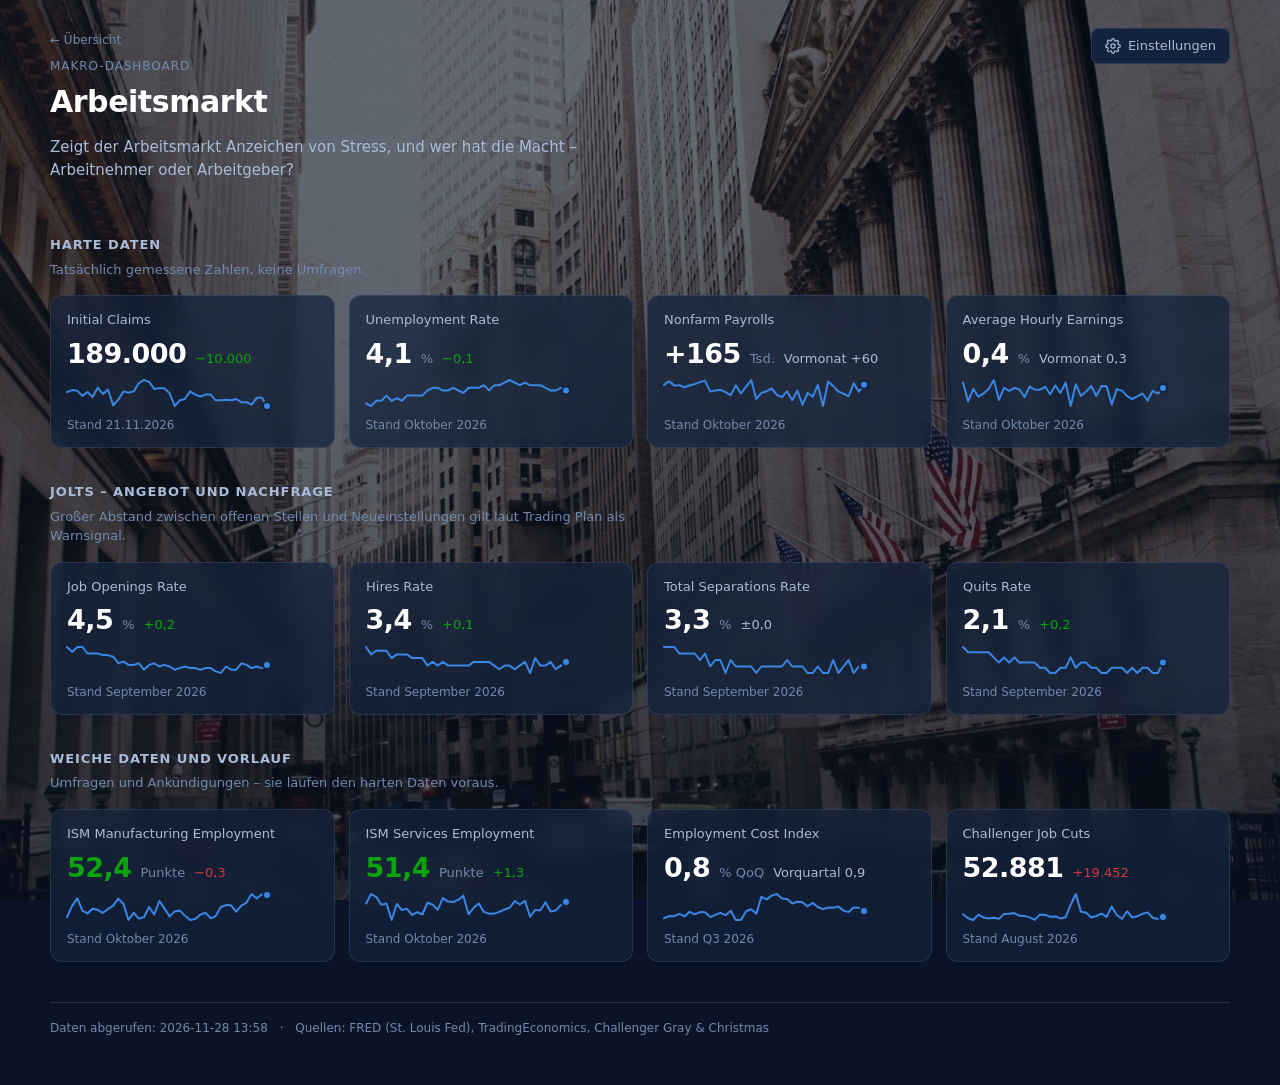
<file: arbeitsmarkt.html>
<!DOCTYPE html>
<html lang="de" data-theme="dark">
<head>
<meta charset="utf-8">
<meta name="viewport" content="width=device-width, initial-scale=1">
<title>Makro-Dashboard · Arbeitsmarkt</title>
<link rel="stylesheet" href="stil.css?v=20261017">
</head>
<body>

<header class="kopf">
  <div class="kopf-zeile">
    <div>
      <a class="kopf-zurueck" href="index.html">← Übersicht</a>
      <div class="kopf-pfad">Makro-Dashboard</div>
      <h1>Arbeitsmarkt</h1>
    </div>
    <button id="themaSchalter" class="thema-schalter" type="button" aria-label="Hell- oder Dunkelmodus umschalten">
      <span class="thema-hell">Hell</span><span class="thema-dunkel">Dunkel</span>
    </button>
  </div>
  <p class="kopf-frage">Zeigt der Arbeitsmarkt Anzeichen von Stress, und wer hat die Macht &ndash; Arbeitnehmer oder Arbeitgeber?</p>
</header>

<main id="kachelbereiche"></main>

<footer class="fuss">
  <span id="fussStand"></span>
  <span class="fuss-trenner">·</span>
  <span>Quellen: FRED (St. Louis Fed), TradingEconomics, Challenger Gray &amp; Christmas</span>
</footer>

<!-- Detailansicht -->
<div class="overlay" id="overlay" hidden>
  <div class="dialog" role="dialog" aria-modal="true" aria-labelledby="detailTitel">

    <div class="dialog-kopf">
      <div>
        <h2 id="detailTitel"></h2>
        <p class="dialog-unter" id="detailUnter"></p>
      </div>
      <button class="schliessen" id="schliessen" type="button" aria-label="Schließen">&times;</button>
    </div>

    <p class="prueffrage" id="detailFrage"></p>

    <div class="kennwerte" id="detailKennwerte"></div>

    <div class="steuerzeile" id="steuerzeile">
      <div class="zeitraum" id="zeitraum" role="group" aria-label="Zeitraum"></div>
      <button class="ansicht-schalter" id="ansichtSchalter" type="button">Tabelle anzeigen</button>
    </div>

    <figure class="graph-rahmen">
      <div class="graph-behaelter" id="graphBehaelter"></div>
      <figcaption id="graphLegende" class="legende"></figcaption>
    </figure>

    <div class="tabelle-behaelter" id="tabelleBehaelter" hidden></div>

    <section class="aufschluesselung" id="aufschluesselung" hidden></section>

    <div class="dialog-fuss">
      <div id="detailQuelle"></div>
      <div id="detailHinweis" class="hinweis"></div>
    </div>

  </div>
</div>

<script src="daten/arbeitsmarkt.js"></script>
<script src="daten/webquellen.js"></script>
<script src="bereiche/arbeitsmarkt-kacheln.js"></script>
<script src="motor.js"></script>

<!-- Einstellungs-Menue (Zahnrad in der Kopfzeile) -->
<script src="einstellungen.js?v=20261017"></script>
<script src="hintergrund.js?v=20261017"></script>
</body>
</html>
</file>
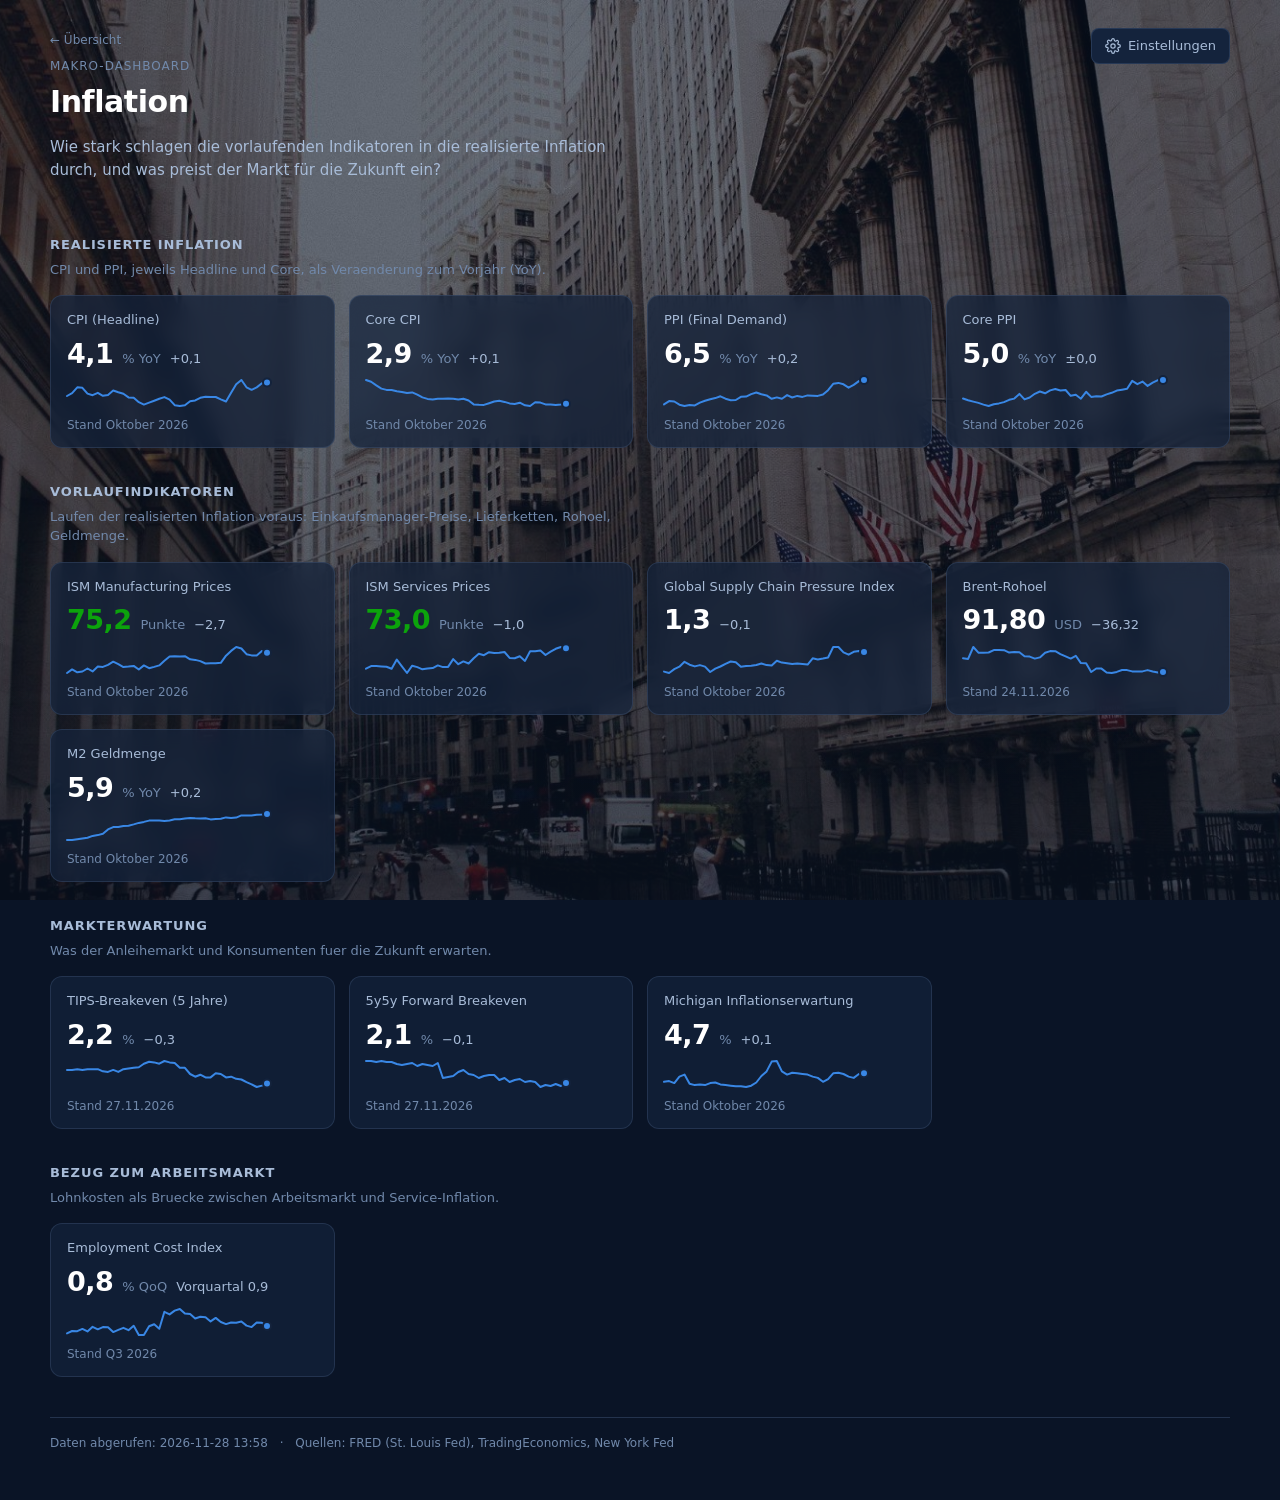
<file: inflation.html>
<!DOCTYPE html>
<html lang="de" data-theme="dark">
<head>
<meta charset="utf-8">
<meta name="viewport" content="width=device-width, initial-scale=1">
<title>Makro-Dashboard · Inflation</title>
<link rel="stylesheet" href="stil.css?v=20261017">
</head>
<body>

<header class="kopf">
  <div class="kopf-zeile">
    <div>
      <a class="kopf-zurueck" href="index.html">← Übersicht</a>
      <div class="kopf-pfad">Makro-Dashboard</div>
      <h1>Inflation</h1>
    </div>
    <button id="themaSchalter" class="thema-schalter" type="button" aria-label="Hell- oder Dunkelmodus umschalten">
      <span class="thema-hell">Hell</span><span class="thema-dunkel">Dunkel</span>
    </button>
  </div>
  <p class="kopf-frage">Wie stark schlagen die vorlaufenden Indikatoren in die realisierte Inflation durch, und was preist der Markt für die Zukunft ein?</p>
</header>

<main id="kachelbereiche"></main>

<footer class="fuss">
  <span id="fussStand"></span>
  <span class="fuss-trenner">·</span>
  <span>Quellen: FRED (St. Louis Fed), TradingEconomics, New York Fed</span>
</footer>

<!-- Detailansicht -->
<div class="overlay" id="overlay" hidden>
  <div class="dialog" role="dialog" aria-modal="true" aria-labelledby="detailTitel">

    <div class="dialog-kopf">
      <div>
        <h2 id="detailTitel"></h2>
        <p class="dialog-unter" id="detailUnter"></p>
      </div>
      <button class="schliessen" id="schliessen" type="button" aria-label="Schließen">&times;</button>
    </div>

    <p class="prueffrage" id="detailFrage"></p>

    <div class="kennwerte" id="detailKennwerte"></div>

    <div class="steuerzeile" id="steuerzeile">
      <div class="zeitraum" id="zeitraum" role="group" aria-label="Zeitraum"></div>
      <button class="ansicht-schalter" id="ansichtSchalter" type="button">Tabelle anzeigen</button>
    </div>

    <figure class="graph-rahmen">
      <div class="graph-behaelter" id="graphBehaelter"></div>
      <figcaption id="graphLegende" class="legende"></figcaption>
    </figure>

    <div class="tabelle-behaelter" id="tabelleBehaelter" hidden></div>

    <section class="aufschluesselung" id="aufschluesselung" hidden></section>
    <section class="aufschluesselung" id="aufschluesselungBLS" hidden></section>

    <div class="dialog-fuss">
      <div id="detailQuelle"></div>
      <div id="detailHinweis" class="hinweis"></div>
    </div>

  </div>
</div>

<script src="daten/arbeitsmarkt.js"></script>
<script src="daten/webquellen.js"></script>
<script src="daten/inflation.js"></script>
<script src="daten/cpi-kategorien.js"></script>
<script src="daten/ppi-kategorien.js"></script>
<script src="bereiche/inflation-kacheln.js"></script>
<script src="motor.js"></script>

<!-- Einstellungs-Menue (Zahnrad in der Kopfzeile) -->
<script src="einstellungen.js?v=20261017"></script>
<script src="hintergrund.js?v=20261017"></script>
</body>
</html>
</file>
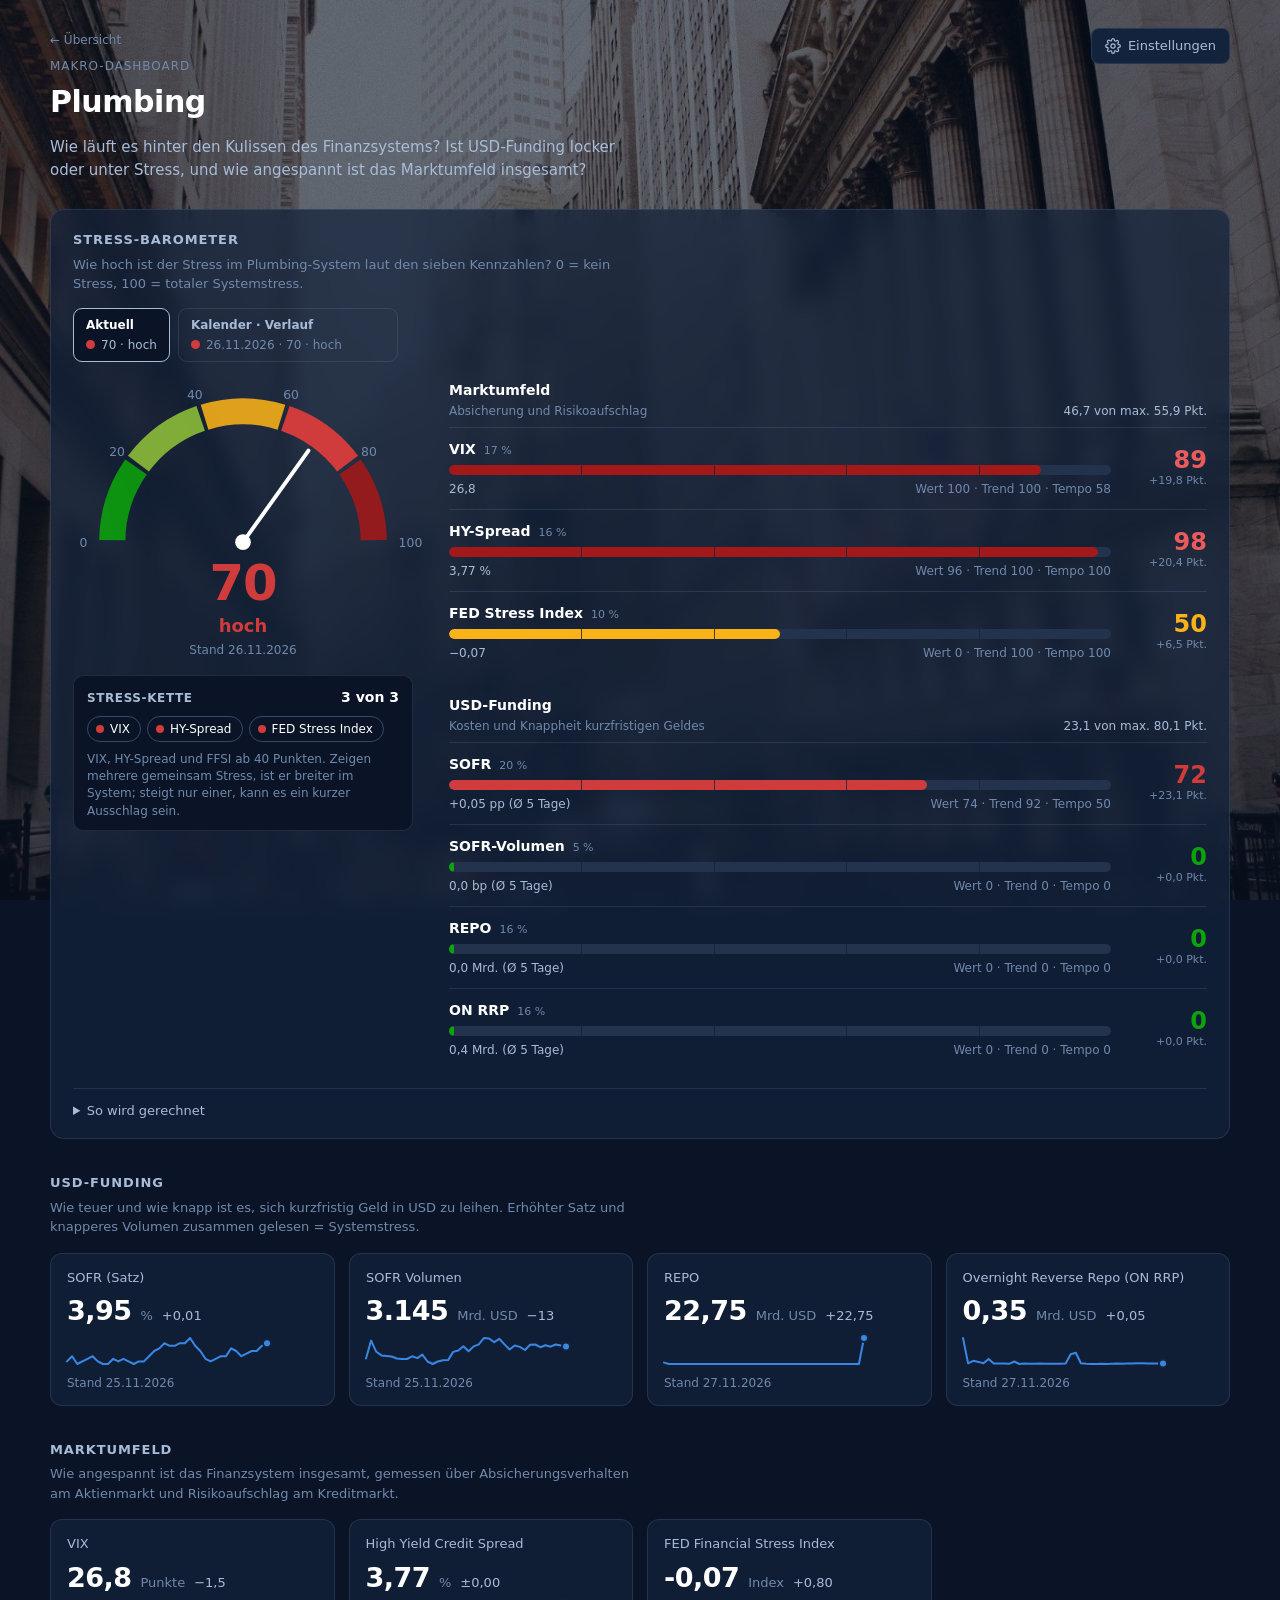
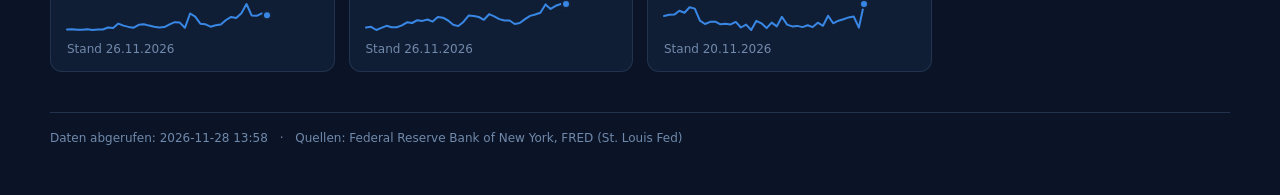
<file: plumbing.html>
<!DOCTYPE html>
<html lang="de" data-theme="dark">
<head>
<meta charset="utf-8">
<meta name="viewport" content="width=device-width, initial-scale=1">
<title>Makro-Dashboard · Plumbing</title>
<link rel="stylesheet" href="stil.css?v=20261017">
</head>
<body>

<header class="kopf">
  <div class="kopf-zeile">
    <div>
      <a class="kopf-zurueck" href="index.html">← Übersicht</a>
      <div class="kopf-pfad">Makro-Dashboard</div>
      <h1>Plumbing</h1>
    </div>
    <button id="themaSchalter" class="thema-schalter" type="button" aria-label="Hell- oder Dunkelmodus umschalten">
      <span class="thema-hell">Hell</span><span class="thema-dunkel">Dunkel</span>
    </button>
  </div>
  <p class="kopf-frage">Wie läuft es hinter den Kulissen des Finanzsystems? Ist USD-Funding locker oder unter Stress, und wie angespannt ist das Marktumfeld insgesamt?</p>
</header>

<section class="barometer" id="stressBarometer" aria-labelledby="barometerTitel"></section>

<main id="kachelbereiche"></main>

<footer class="fuss">
  <span id="fussStand"></span>
  <span class="fuss-trenner">·</span>
  <span>Quellen: Federal Reserve Bank of New York, FRED (St. Louis Fed)</span>
</footer>

<!-- Detailansicht -->
<div class="overlay" id="overlay" hidden>
  <div class="dialog" role="dialog" aria-modal="true" aria-labelledby="detailTitel">

    <div class="dialog-kopf">
      <div>
        <h2 id="detailTitel"></h2>
        <p class="dialog-unter" id="detailUnter"></p>
      </div>
      <button class="schliessen" id="schliessen" type="button" aria-label="Schließen">&times;</button>
    </div>

    <p class="prueffrage" id="detailFrage"></p>

    <div class="kennwerte" id="detailKennwerte"></div>

    <div class="steuerzeile" id="steuerzeile">
      <div class="zeitraum" id="zeitraum" role="group" aria-label="Zeitraum"></div>
      <button class="ansicht-schalter" id="ansichtSchalter" type="button">Tabelle anzeigen</button>
    </div>

    <figure class="graph-rahmen">
      <div class="graph-behaelter" id="graphBehaelter"></div>
      <figcaption id="graphLegende" class="legende"></figcaption>
    </figure>

    <div class="tabelle-behaelter" id="tabelleBehaelter" hidden></div>

    <section class="aufschluesselung" id="aufschluesselung" hidden></section>

    <div class="dialog-fuss">
      <div id="detailQuelle"></div>
      <div id="detailHinweis" class="hinweis"></div>
    </div>

  </div>
</div>

<script src="daten/plumbing.js"></script>
<script src="daten/zinsen.js"></script>
<script src="stress-score.js?v=20261109"></script>
<script src="stress-barometer.js?v=20261017"></script>
<script src="bereiche/plumbing-kacheln.js"></script>
<script src="motor.js"></script>

<!-- Einstellungs-Menue (Zahnrad in der Kopfzeile) -->
<script src="einstellungen.js?v=20261017"></script>
<script src="hintergrund.js?v=20261017"></script>
</body>
</html>
</file>
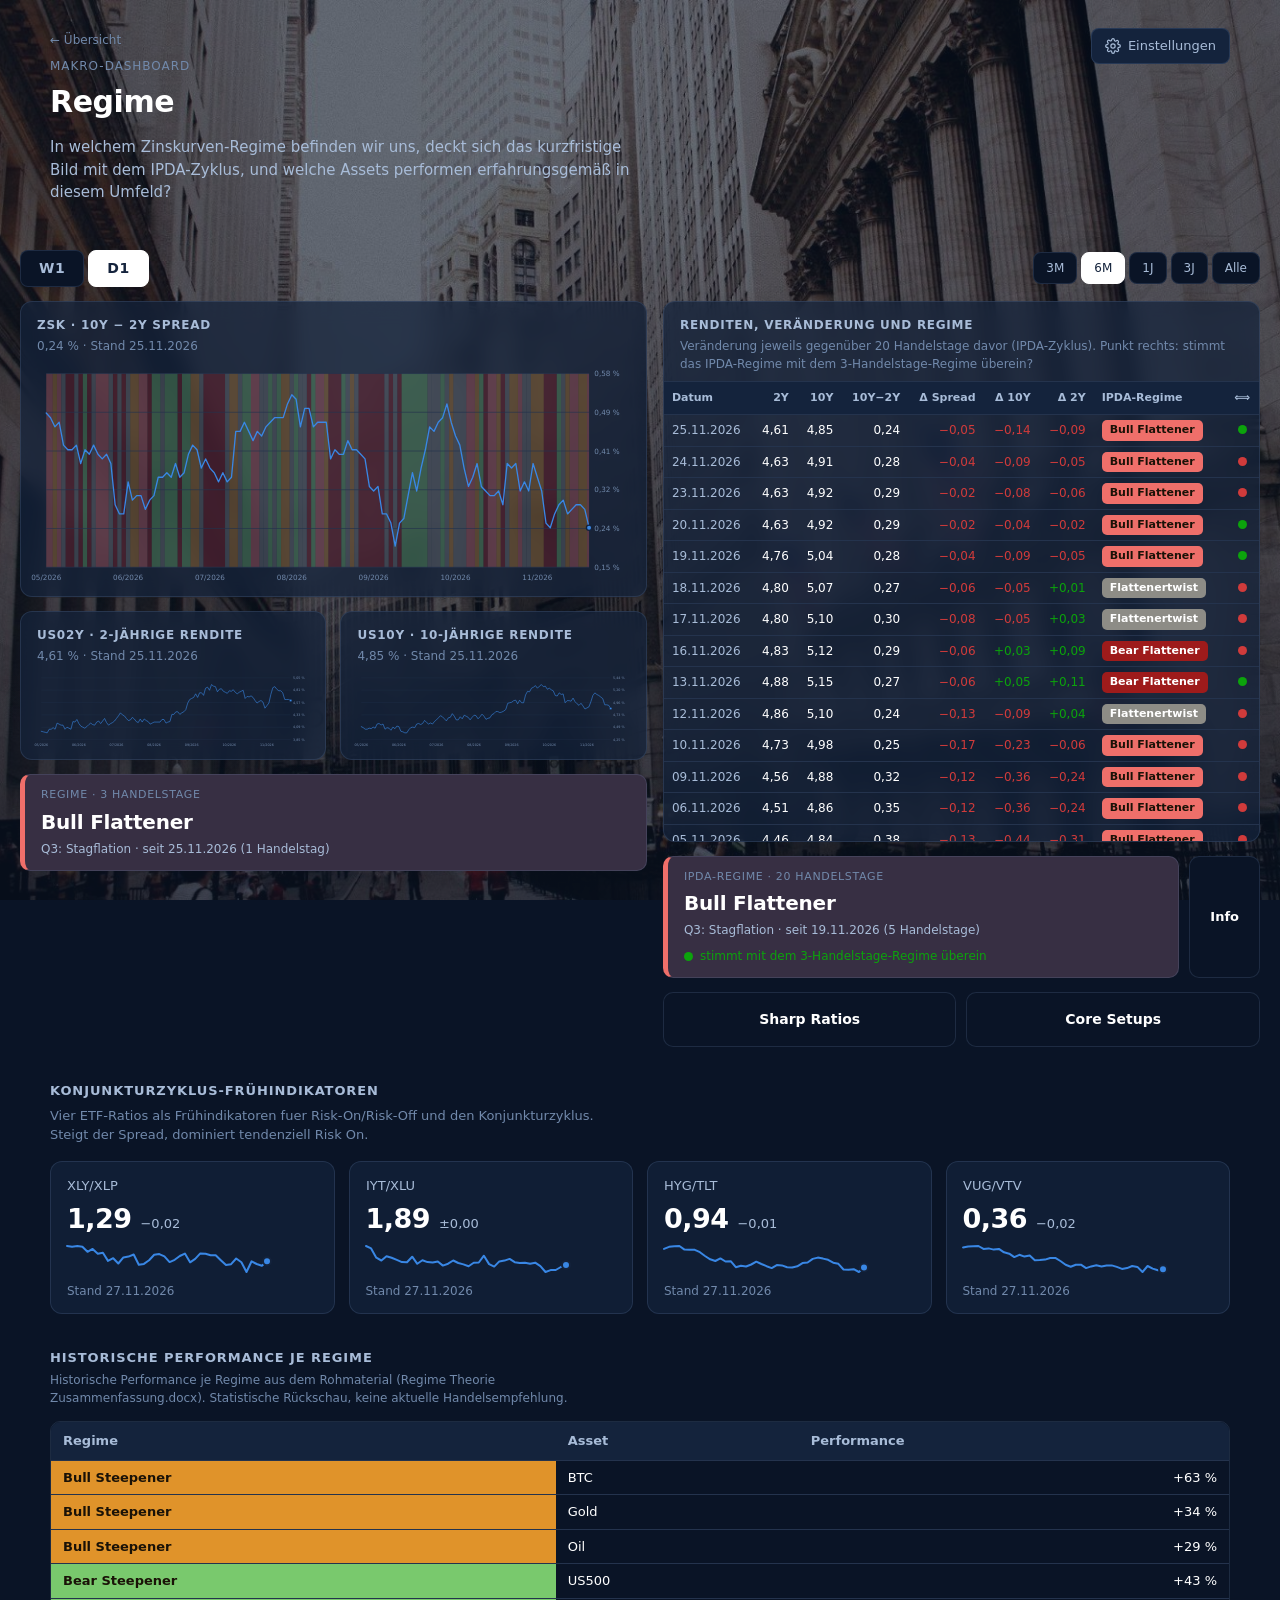
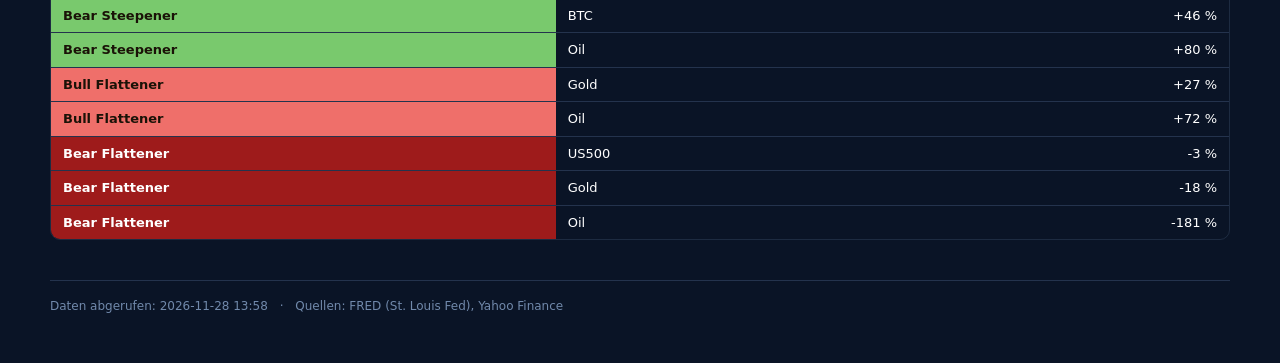
<file: regime.html>
<!DOCTYPE html>
<html lang="de" data-theme="dark">
<head>
<meta charset="utf-8">
<meta name="viewport" content="width=device-width, initial-scale=1">
<title>Makro-Dashboard · Regime</title>
<link rel="stylesheet" href="stil.css?v=20261017">
</head>
<body>

<header class="kopf">
  <div class="kopf-zeile">
    <div>
      <a class="kopf-zurueck" href="index.html">← Übersicht</a>
      <div class="kopf-pfad">Makro-Dashboard</div>
      <h1>Regime</h1>
    </div>
    <button id="themaSchalter" class="thema-schalter" type="button" aria-label="Hell- oder Dunkelmodus umschalten">
      <span class="thema-hell">Hell</span><span class="thema-dunkel">Dunkel</span>
    </button>
  </div>
  <p class="kopf-frage">In welchem Zinskurven-Regime befinden wir uns, deckt sich das kurzfristige Bild mit dem IPDA-Zyklus, und welche Assets performen erfahrungsgemäß in diesem Umfeld?</p>
</header>

<!-- Regime-Tafel: Charts, Tabelle, Regime-Kaesten, Nachschlage-Knoepfe.
     Wird von regime-ansicht.js aufgebaut. -->
<div id="regimeKopf"></div>

<!-- Kachel-Gruppen (Konjunkturzyklus-Fruehindikatoren) aus motor.js,
     darunter haengt regime-ansicht.js die Performance-Tabelle an. -->
<main id="kachelbereiche"></main>

<footer class="fuss">
  <span id="fussStand"></span>
  <span class="fuss-trenner">·</span>
  <span>Quellen: FRED (St. Louis Fed), Yahoo Finance</span>
</footer>

<!-- Detailansicht der Kacheln (motor.js) -->
<div class="overlay" id="overlay" hidden>
  <div class="dialog" role="dialog" aria-modal="true" aria-labelledby="detailTitel">

    <div class="dialog-kopf">
      <div>
        <h2 id="detailTitel"></h2>
        <p class="dialog-unter" id="detailUnter"></p>
      </div>
      <button class="schliessen" id="schliessen" type="button" aria-label="Schließen">&times;</button>
    </div>

    <p class="prueffrage" id="detailFrage"></p>

    <div class="kennwerte" id="detailKennwerte"></div>

    <div class="steuerzeile" id="steuerzeile">
      <div class="zeitraum" id="zeitraum" role="group" aria-label="Zeitraum"></div>
      <button class="ansicht-schalter" id="ansichtSchalter" type="button">Tabelle anzeigen</button>
    </div>

    <figure class="graph-rahmen">
      <div class="graph-behaelter" id="graphBehaelter"></div>
      <figcaption id="graphLegende" class="legende"></figcaption>
    </figure>

    <div class="tabelle-behaelter" id="tabelleBehaelter" hidden></div>

    <section class="aufschluesselung" id="aufschluesselung" hidden></section>

    <div class="dialog-fuss">
      <div id="detailQuelle"></div>
      <div id="detailHinweis" class="hinweis"></div>
    </div>

  </div>
</div>

<!-- Vollbild fuer die drei Charts -->
<div class="overlay" id="vollbild" hidden>
  <div class="dialog dialog-breit" role="dialog" aria-modal="true" aria-labelledby="vollbildTitel">
    <div class="dialog-kopf">
      <div>
        <h2 id="vollbildTitel"></h2>
        <p class="dialog-unter" id="vollbildUnter"></p>
      </div>
      <button class="schliessen" id="vollbildSchliessen" type="button" aria-label="Schließen">&times;</button>
    </div>
    <div class="chart-box chart-vollbild" id="vollbildChart"></div>
  </div>
</div>

<!-- Nachschlage-Dialoge: Sharp Ratios, Core Setups, Info -->
<div class="overlay" id="nachschlag" hidden>
  <div class="dialog dialog-breit" role="dialog" aria-modal="true" aria-labelledby="nachschlagTitel">
    <div class="dialog-kopf">
      <div>
        <h2 id="nachschlagTitel"></h2>
        <p class="dialog-unter" id="nachschlagUnter"></p>
      </div>
      <button class="schliessen" id="nachschlagSchliessen" type="button" aria-label="Schließen">&times;</button>
    </div>
    <div class="nachschlag-inhalt" id="nachschlagInhalt"></div>
  </div>
</div>

<script src="daten/regime.js"></script>
<script src="bereiche/regime-kacheln.js"></script>
<script src="motor.js"></script>
<script src="regime-ansicht.js"></script>

<!-- Einstellungs-Menue (Zahnrad in der Kopfzeile) -->
<script src="einstellungen.js?v=20261017"></script>
<script src="hintergrund.js?v=20261017"></script>
</body>
</html>
</file>
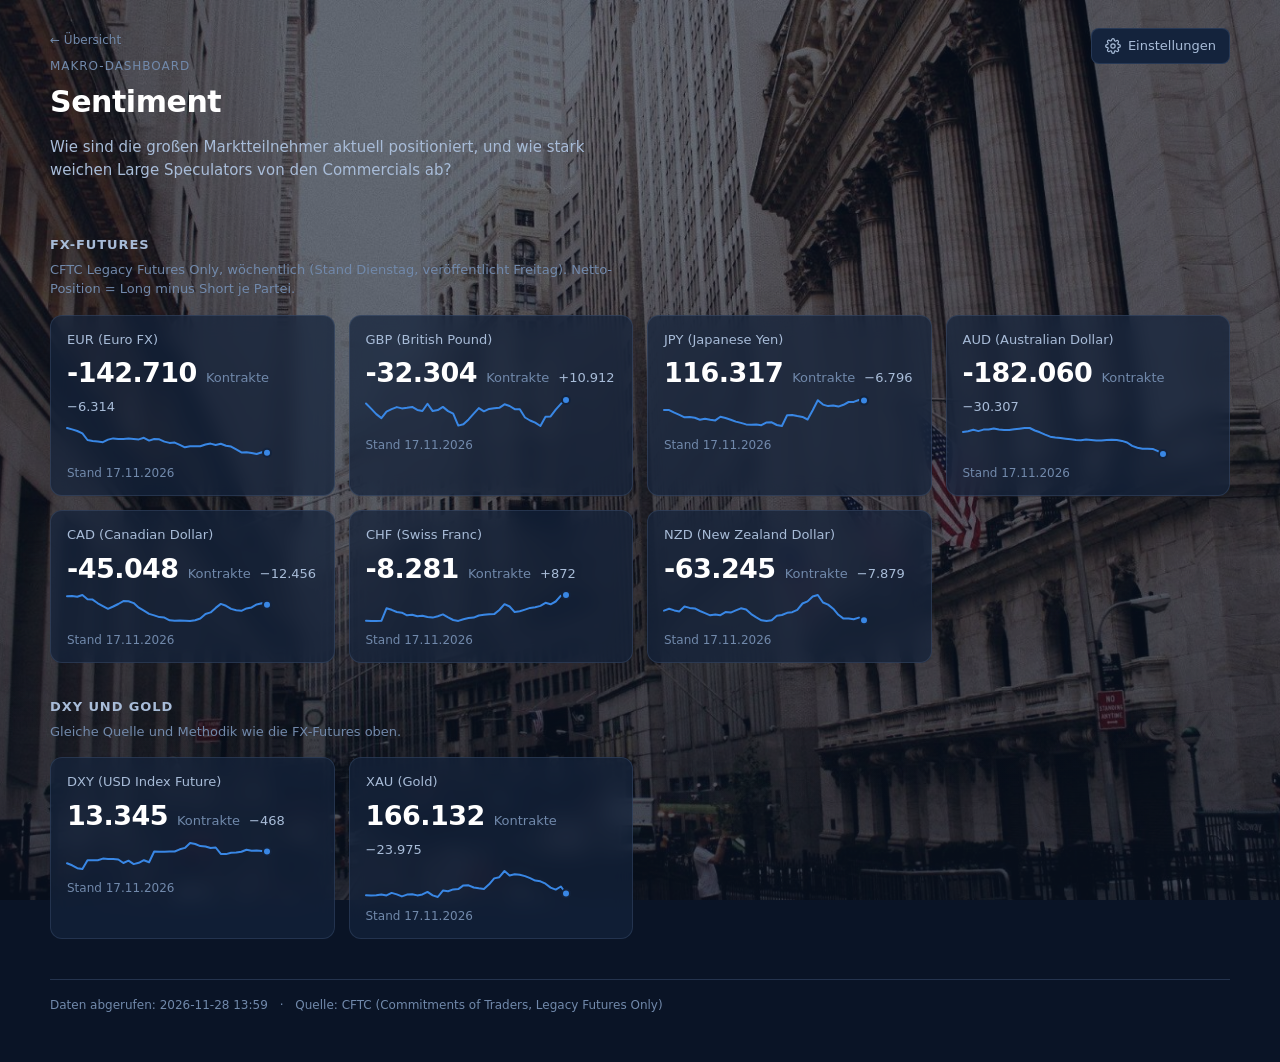
<file: sentiment.html>
<!DOCTYPE html>
<html lang="de" data-theme="dark">
<head>
<meta charset="utf-8">
<meta name="viewport" content="width=device-width, initial-scale=1">
<title>Makro-Dashboard · Sentiment</title>
<link rel="stylesheet" href="stil.css?v=20261017">
</head>
<body>

<header class="kopf">
  <div class="kopf-zeile">
    <div>
      <a class="kopf-zurueck" href="index.html">← Übersicht</a>
      <div class="kopf-pfad">Makro-Dashboard</div>
      <h1>Sentiment</h1>
    </div>
    <button id="themaSchalter" class="thema-schalter" type="button" aria-label="Hell- oder Dunkelmodus umschalten">
      <span class="thema-hell">Hell</span><span class="thema-dunkel">Dunkel</span>
    </button>
  </div>
  <p class="kopf-frage">Wie sind die großen Marktteilnehmer aktuell positioniert, und wie stark weichen Large Speculators von den Commercials ab?</p>
</header>

<main id="kachelbereiche"></main>

<footer class="fuss">
  <span id="fussStand"></span>
  <span class="fuss-trenner">·</span>
  <span>Quelle: CFTC (Commitments of Traders, Legacy Futures Only)</span>
</footer>

<!-- Detailansicht -->
<div class="overlay" id="overlay" hidden>
  <div class="dialog" role="dialog" aria-modal="true" aria-labelledby="detailTitel">

    <div class="dialog-kopf">
      <div>
        <h2 id="detailTitel"></h2>
        <p class="dialog-unter" id="detailUnter"></p>
      </div>
      <button class="schliessen" id="schliessen" type="button" aria-label="Schließen">&times;</button>
    </div>

    <p class="prueffrage" id="detailFrage"></p>

    <div class="kennwerte" id="detailKennwerte"></div>

    <div class="steuerzeile" id="steuerzeile">
      <div class="zeitraum" id="zeitraum" role="group" aria-label="Zeitraum"></div>
      <button class="ansicht-schalter" id="ansichtSchalter" type="button">Tabelle anzeigen</button>
    </div>

    <figure class="graph-rahmen">
      <div class="graph-behaelter" id="graphBehaelter"></div>
      <figcaption id="graphLegende" class="legende"></figcaption>
    </figure>

    <div class="tabelle-behaelter" id="tabelleBehaelter" hidden></div>

    <section class="aufschluesselung" id="aufschluesselung" hidden></section>

    <div class="dialog-fuss">
      <div id="detailQuelle"></div>
      <div id="detailHinweis" class="hinweis"></div>
    </div>

  </div>
</div>

<script src="daten/sentiment.js"></script>
<script src="bereiche/sentiment-kacheln.js"></script>
<script src="motor.js"></script>

<!-- Einstellungs-Menue (Zahnrad in der Kopfzeile) -->
<script src="einstellungen.js?v=20261017"></script>
<script src="hintergrund.js?v=20261017"></script>
</body>
</html>
</file>
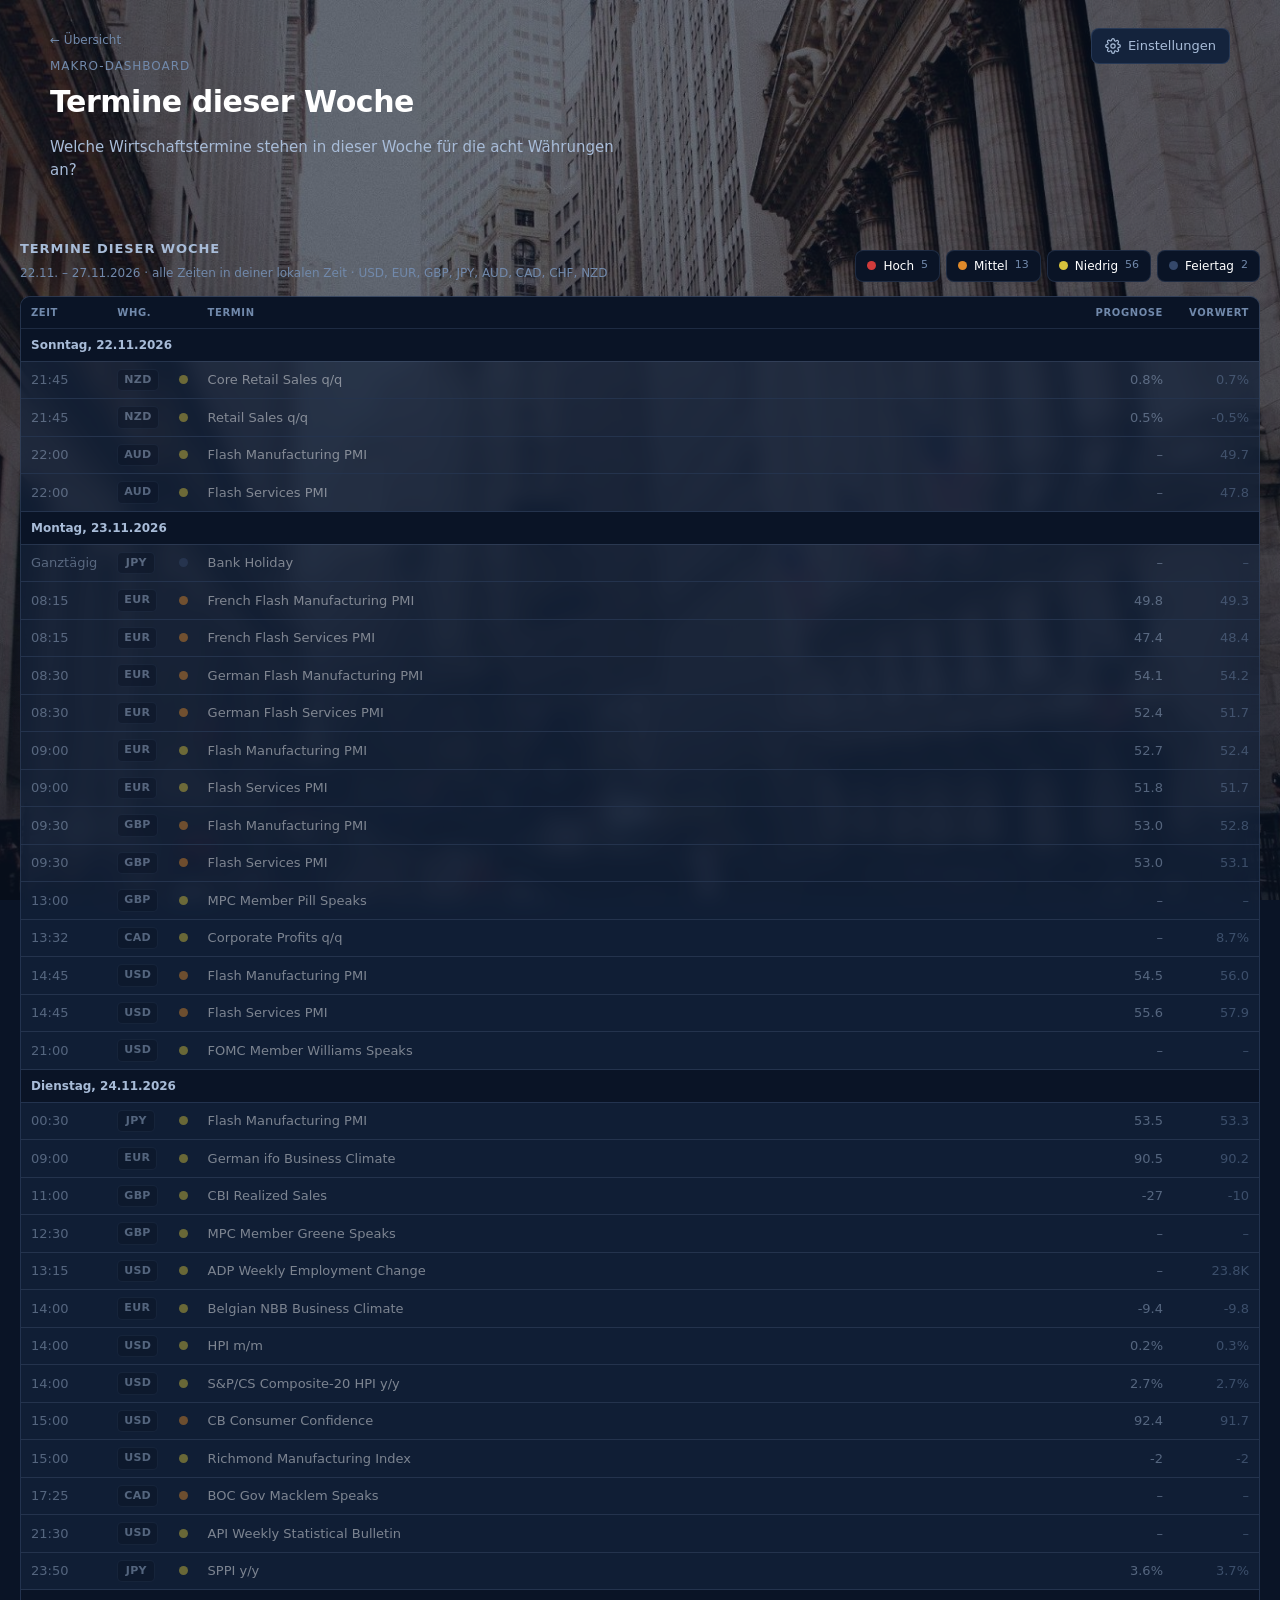
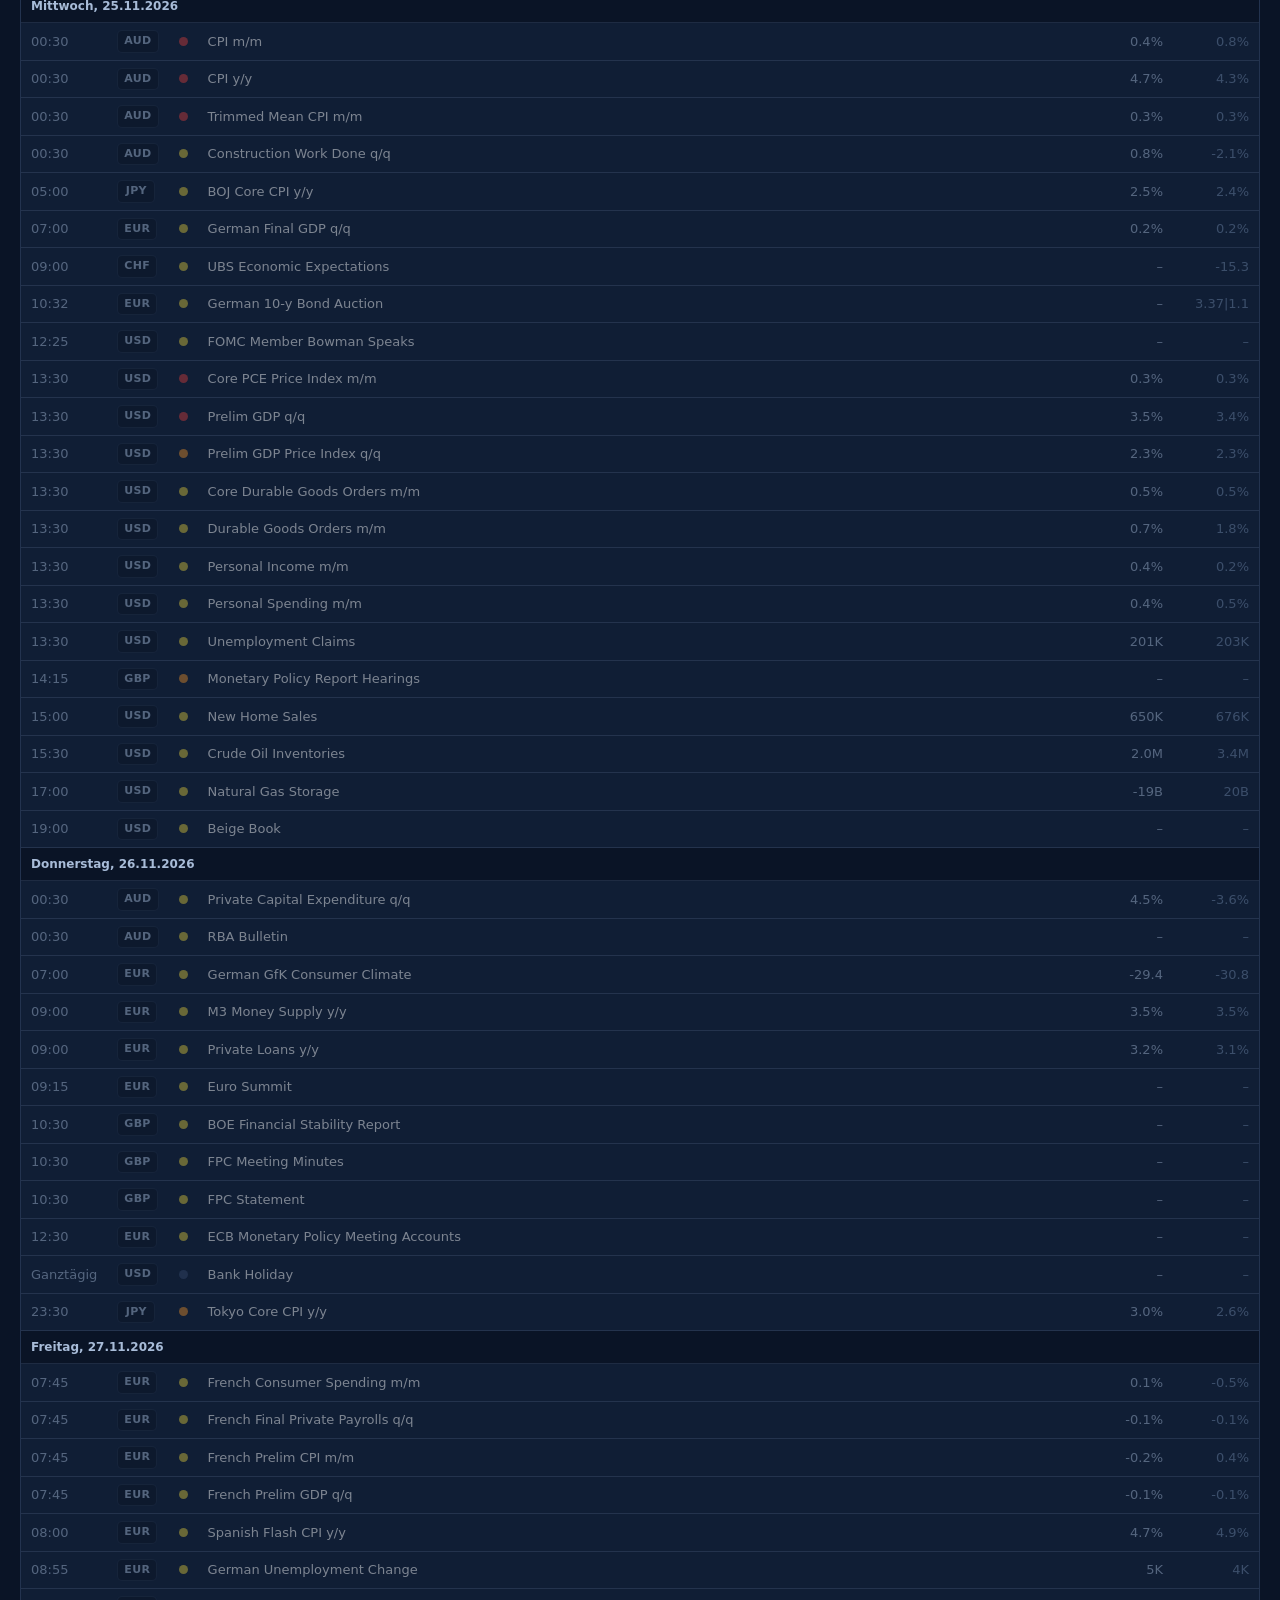
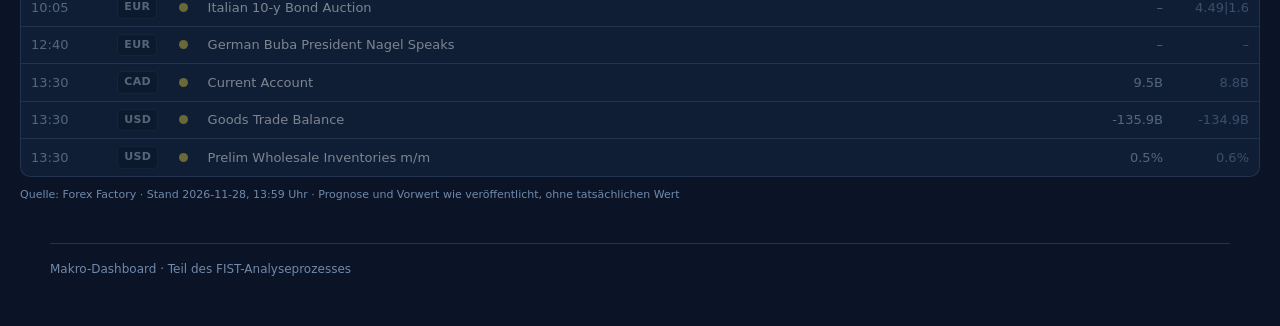
<file: termine.html>
<!DOCTYPE html>
<html lang="de" data-theme="dark">
<head>
<meta charset="utf-8">
<meta name="viewport" content="width=device-width, initial-scale=1">
<title>Makro-Dashboard · Termine</title>
<link rel="stylesheet" href="stil.css?v=20261017">
</head>
<body>

<header class="kopf">
  <div class="kopf-zeile">
    <div>
      <a class="kopf-zurueck" href="index.html">← Übersicht</a>
      <div class="kopf-pfad">Makro-Dashboard</div>
      <h1>Termine dieser Woche</h1>
    </div>
    <button id="themaSchalter" class="thema-schalter" type="button" aria-label="Hell- oder Dunkelmodus umschalten">
      <span class="thema-hell">Hell</span><span class="thema-dunkel">Dunkel</span>
    </button>
  </div>
  <p class="kopf-frage">Welche Wirtschaftstermine stehen in dieser Woche für die acht Währungen an?</p>
</header>

<div id="kalenderBereich"></div>

<footer class="fuss">
  <span>Makro-Dashboard · Teil des FIST-Analyseprozesses</span>
</footer>

<script>
(function () {
  "use strict";
  var schalter = document.getElementById("themaSchalter");
  var gespeichert = null;
  try { gespeichert = localStorage.getItem("dashboard-thema"); } catch (e) { }
  if (gespeichert) { document.documentElement.setAttribute("data-theme", gespeichert); }
  schalter.addEventListener("click", function () {
    var neu = document.documentElement.getAttribute("data-theme") === "dark" ? "light" : "dark";
    document.documentElement.setAttribute("data-theme", neu);
    try { localStorage.setItem("dashboard-thema", neu); } catch (e) { }
  });
})();
</script>

<!-- Event-Kalender der laufenden Woche -->
<script src="daten/kalender.js"></script>
<script src="kalender.js?v=20261017"></script>

<!-- Einstellungs-Menue und Hintergrundbild -->
<script src="einstellungen.js?v=20261017"></script>
<script src="hintergrund.js?v=20261017"></script>
</body>
</html>
</file>
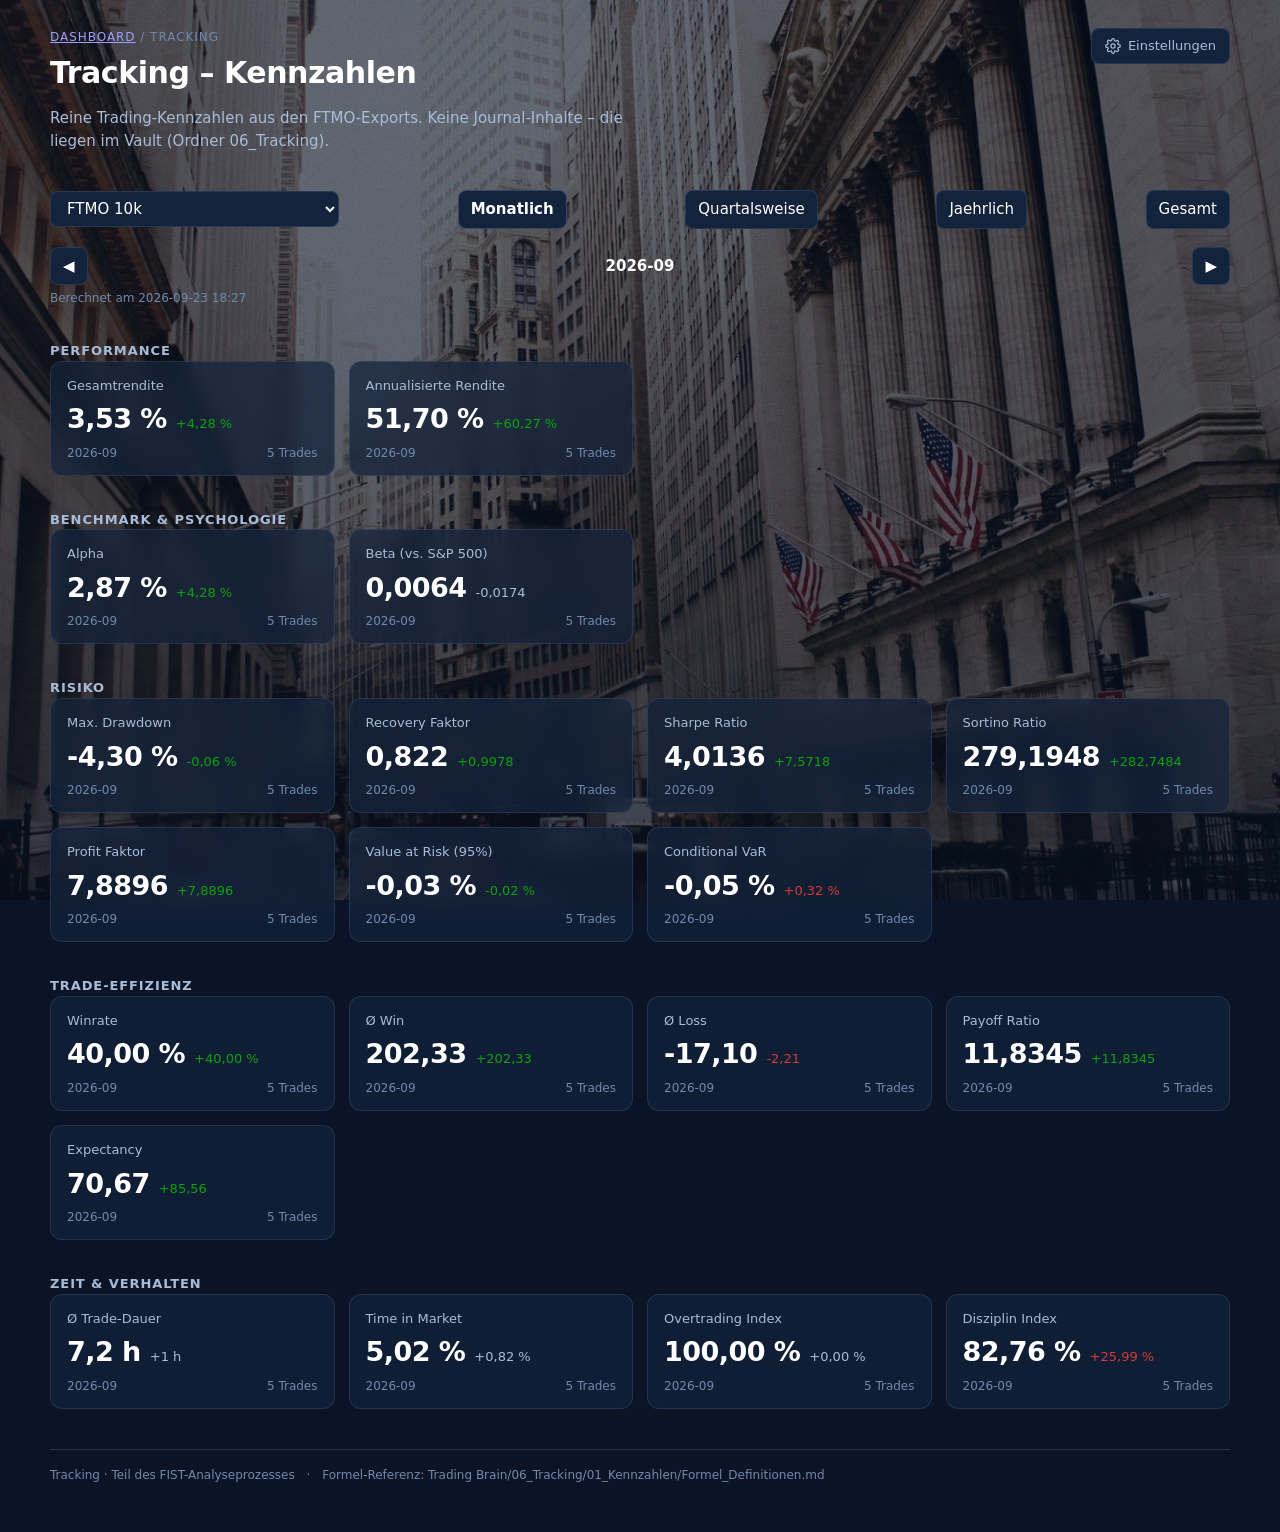
<file: tracking.html>
<!DOCTYPE html>
<html lang="de" data-theme="dark">
<head>
<meta charset="utf-8">
<meta name="viewport" content="width=device-width, initial-scale=1">
<title>Tracking – Kennzahlen</title>
<link rel="stylesheet" href="stil.css?v=20261017">
<style>
  .steuerzeile { display: flex; gap: 10px; flex-wrap: wrap; align-items: center; margin: 18px 0 4px; }
  .steuerzeile select, .steuerzeile button {
    font: inherit; padding: 7px 12px; border-radius: 8px;
    border: 1px solid var(--rand); background: var(--flaeche); color: var(--text-primaer);
    cursor: pointer;
  }
  .steuerzeile button[aria-pressed="true"] { border-color: var(--achse); font-weight: 600; }
  .kachel-platzhalter { color: var(--text-stumm); font-size: 13px; }
  .stand-hinweis { font-size: 12px; color: var(--text-stumm); margin: 4px 0 0; }
</style>
</head>
<body>

<header class="kopf">
  <div class="kopf-zeile">
    <div>
      <div class="kopf-pfad"><a href="index.html">Dashboard</a> / Tracking</div>
      <h1>Tracking – Kennzahlen</h1>
    </div>
    <div class="kopf-knopfleiste">
      <button id="themaSchalter" class="thema-schalter" type="button" aria-label="Hell- oder Dunkelmodus umschalten">
        <span class="thema-hell">Hell</span><span class="thema-dunkel">Dunkel</span>
      </button>
    </div>
  </div>
  <p class="kopf-frage">Reine Trading-Kennzahlen aus den FTMO-Exports. Keine Journal-Inhalte – die liegen im Vault (Ordner 06_Tracking).</p>
</header>

<main>

  <div class="steuerzeile">
    <select id="accountAuswahl" aria-label="Account auswaehlen"></select>
    <button type="button" data-stufe="monthly" aria-pressed="true">Monatlich</button>
    <button type="button" data-stufe="quarterly" aria-pressed="false">Quartalsweise</button>
    <button type="button" data-stufe="yearly" aria-pressed="false">Jaehrlich</button>
    <button type="button" data-stufe="total" aria-pressed="false">Gesamt</button>
  </div>

  <div class="steuerzeile" id="periodenNavigation">
    <button type="button" id="periodeZurueck" aria-label="Vorherige Periode">◀</button>
    <span id="periodeLabel" style="min-width: 90px; text-align: center; font-weight: 600;"></span>
    <button type="button" id="periodeVor" aria-label="Naechste Periode">▶</button>
  </div>
  <p class="stand-hinweis" id="standHinweis"></p>

  <div class="gruppe">
    <h2>Performance</h2>
    <div class="kachel-raster" id="gruppe-performance"></div>
  </div>

  <div class="gruppe">
    <h2>Benchmark &amp; Psychologie</h2>
    <div class="kachel-raster" id="gruppe-benchmark"></div>
  </div>

  <div class="gruppe">
    <h2>Risiko</h2>
    <div class="kachel-raster" id="gruppe-risiko"></div>
  </div>

  <div class="gruppe">
    <h2>Trade-Effizienz</h2>
    <div class="kachel-raster" id="gruppe-effizienz"></div>
  </div>

  <div class="gruppe">
    <h2>Zeit &amp; Verhalten</h2>
    <div class="kachel-raster" id="gruppe-zeit"></div>
  </div>

</main>

<footer class="fuss">
  <span>Tracking · Teil des FIST-Analyseprozesses</span>
  <span class="fuss-trenner">·</span>
  <span>Formel-Referenz: Trading Brain/06_Tracking/01_Kennzahlen/Formel_Definitionen.md</span>
</footer>

<script src="daten/tracking.js"></script>
<script>
(function () {
  "use strict";

  // --- Hell/Dunkel-Umschalter (gleiches Muster wie index.html) ---
  var schalter = document.getElementById("themaSchalter");
  var gespeichert = null;
  try { gespeichert = localStorage.getItem("dashboard-thema"); } catch (e) { }
  if (gespeichert) { document.documentElement.setAttribute("data-theme", gespeichert); }
  schalter.addEventListener("click", function () {
    var neu = document.documentElement.getAttribute("data-theme") === "dark" ? "light" : "dark";
    document.documentElement.setAttribute("data-theme", neu);
    try { localStorage.setItem("dashboard-thema", neu); } catch (e) { }
  });

  var daten = window.TRACKING_DATEN;
  if (!daten) {
    document.querySelector("main").innerHTML = "<p class='kachel-platzhalter'>Keine Kennzahlen gefunden. Erst " +
      "06_Tracking/01_Kennzahlen/Berechnen-Kennzahlen.ps1 ausfuehren.</p>";
    return;
  }

  // --- Account-Auswahl fuellen ---
  var auswahl = document.getElementById("accountAuswahl");
  var accountNamen = { FTMO_100k: "FTMO 100k", FTMO_10k: "FTMO 10k", AXI_500: "AXI 500", portfolio: "Portfolio-Gesamt" };
  var verfuegbareAccounts = Object.keys(daten.accounts || {});
  verfuegbareAccounts.forEach(function (id) {
    var opt = document.createElement("option");
    opt.value = id;
    opt.textContent = accountNamen[id] || id;
    auswahl.appendChild(opt);
  });
  if (daten.portfolio) {
    var opt2 = document.createElement("option");
    opt2.value = "portfolio";
    opt2.textContent = "Portfolio-Gesamt (alle Accounts)";
    auswahl.appendChild(opt2);
  }

  var aktuelleStufe = "monthly";

  // --- Kennzahlen-Definition: Feld im Datensatz, Einheit, Format, hoehere-ist-besser ---
  var KENNZAHLEN = {
    performance: [
      { feld: "gesamtrendite", titel: "Gesamtrendite", format: "prozent", gut: "hoch" },
      { feld: "annualisierteRendite", titel: "Annualisierte Rendite", format: "prozent", gut: "hoch" }
    ],
    benchmark: [
      { feld: "alpha", titel: "Alpha", format: "prozent", gut: "hoch" },
      { feld: "beta", titel: "Beta (vs. S&P 500)", format: "zahl", gut: null }
    ],
    risiko: [
      { feld: "maxDrawdown", titel: "Max. Drawdown", format: "prozent", gut: "niedrig" },
      { feld: "recoveryFaktor", titel: "Recovery Faktor", format: "zahl", gut: "hoch" },
      { feld: "sharpe", titel: "Sharpe Ratio", format: "zahl", gut: "hoch" },
      { feld: "sortino", titel: "Sortino Ratio", format: "zahl", gut: "hoch" },
      { feld: "profitFaktor", titel: "Profit Faktor", format: "zahl", gut: "hoch" },
      { feld: "var95", titel: "Value at Risk (95%)", format: "prozent", gut: "niedrig" },
      { feld: "cvar95", titel: "Conditional VaR", format: "prozent", gut: "niedrig" }
    ],
    effizienz: [
      { feld: "winrate", titel: "Winrate", format: "prozent", gut: "hoch" },
      { feld: "avgWin", titel: "Ø Win", format: "waehrung", gut: "hoch" },
      { feld: "avgLoss", titel: "Ø Loss", format: "waehrung", gut: "hoch" },
      { feld: "payoffRatio", titel: "Payoff Ratio", format: "zahl", gut: "hoch" },
      { feld: "expectancy", titel: "Expectancy", format: "waehrung", gut: "hoch" }
    ],
    zeit: [
      { feld: "avgDauerStunden", titel: "Ø Trade-Dauer", format: "stunden", gut: null },
      { feld: "timeInMarket", titel: "Time in Market", format: "prozent", gut: null },
      { feld: "overtradingIndex", titel: "Overtrading Index", format: "prozent", gut: "niedrig" },
      { feld: "disziplinIndex", titel: "Disziplin Index", format: "prozent", gut: "niedrig", zusatzFeld: "disziplinOhneSL" }
    ]
  };

  function formatWert(wert, format) {
    if (wert === null || wert === undefined) { return null; }
    if (format === "prozent") { return (wert * 100).toLocaleString("de-DE", { minimumFractionDigits: 2, maximumFractionDigits: 2 }) + " %"; }
    if (format === "waehrung") { return wert.toLocaleString("de-DE", { minimumFractionDigits: 2, maximumFractionDigits: 2 }); }
    if (format === "stunden") { return wert.toLocaleString("de-DE", { maximumFractionDigits: 1 }) + " h"; }
    return wert.toLocaleString("de-DE", { maximumFractionDigits: 4 });
  }

  function deltaKlasse(aktuell, vorher, gut) {
    if (aktuell === null || vorher === null || aktuell === undefined || vorher === undefined || gut === null) { return "delta-neutral"; }
    var besser = aktuell > vorher;
    if (gut === "niedrig") { besser = aktuell < vorher; }
    if (aktuell === vorher) { return "delta-neutral"; }
    return besser ? "delta-gut" : "delta-schlecht";
  }

  function baueKachel(def, periodenListe, periodenIndex) {
    var kachel = document.createElement("div");
    kachel.className = "kachel";
    kachel.style.cursor = "default";

    var titel = document.createElement("div");
    titel.className = "kachel-titel";
    titel.textContent = def.titel;
    kachel.appendChild(titel);

    if (!periodenListe || periodenListe.length === 0) {
      var platzhalter = document.createElement("div");
      platzhalter.className = "kachel-platzhalter";
      platzhalter.textContent = "keine Daten";
      kachel.appendChild(platzhalter);
      return kachel;
    }

    var aktuellerEintrag = periodenListe[periodenIndex];
    var vorherigerEintrag = periodenIndex > 0 ? periodenListe[periodenIndex - 1] : null;
    var aktuellerWert = aktuellerEintrag ? aktuellerEintrag[def.feld] : null;
    var vorherWert = vorherigerEintrag ? vorherigerEintrag[def.feld] : null;

    var wertzeile = document.createElement("div");
    wertzeile.className = "kachel-wertzeile";
    var wertSpan = document.createElement("span");
    wertSpan.className = "kachel-wert";
    wertSpan.textContent = formatWert(aktuellerWert, def.format) || "–";
    wertzeile.appendChild(wertSpan);

    if (vorherigerEintrag && vorherWert !== null && vorherWert !== undefined && aktuellerWert !== null) {
      var deltaSpan = document.createElement("span");
      deltaSpan.className = "delta " + deltaKlasse(aktuellerWert, vorherWert, def.gut);
      var diff = aktuellerWert - vorherWert;
      var vorzeichen = diff >= 0 ? "+" : "";
      deltaSpan.textContent = vorzeichen + formatWert(diff, def.format);
      wertzeile.appendChild(deltaSpan);
    }
    kachel.appendChild(wertzeile);

    var fuss = document.createElement("div");
    fuss.className = "kachel-fuss";
    var fussRechts = aktuellerEintrag.anzahlTrades + " Trades";
    if (def.zusatzFeld && aktuellerEintrag[def.zusatzFeld]) {
      fussRechts += " · " + aktuellerEintrag[def.zusatzFeld] + "x ohne SL";
    }
    fuss.innerHTML = "<span>" + aktuellerEintrag.periode + "</span><span>" + fussRechts + "</span>";
    kachel.appendChild(fuss);

    if (aktuellerWert === null || aktuellerWert === undefined) {
      wertSpan.textContent = "–";
    }

    return kachel;
  }

  // periodenIndex je Account+Stufe merken, damit ein Stufenwechsel nicht die
  // Navigationsposition eines anderen Reiters verwirft
  var periodenIndexSpeicher = {};

  function aktuelleDatensatzListe() {
    var accountId = auswahl.value;
    var datensatz = accountId === "portfolio" ? daten.portfolio : (daten.accounts ? daten.accounts[accountId] : null);
    if (!datensatz) { return { datensatz: null, periodenListe: [] }; }
    return { datensatz: datensatz, periodenListe: datensatz[aktuelleStufe] || [] };
  }

  function speicherSchluessel() {
    return auswahl.value + "|" + aktuelleStufe;
  }

  function render() {
    var standText = "Berechnet am " + (daten.berechnetAm || "unbekannt");
    document.getElementById("standHinweis").textContent = standText;

    var stand = aktuelleDatensatzListe();
    var periodenListe = stand.periodenListe;

    if (!stand.datensatz) {
      ["performance", "benchmark", "risiko", "effizienz", "zeit"].forEach(function (g) {
        document.getElementById("gruppe-" + g).innerHTML = "<p class='kachel-platzhalter'>Keine Daten fuer diesen Account.</p>";
      });
      document.getElementById("periodenNavigation").style.visibility = "hidden";
      return;
    }

    var schluessel = speicherSchluessel();
    if (!(schluessel in periodenIndexSpeicher)) {
      periodenIndexSpeicher[schluessel] = periodenListe.length - 1;
    }
    var periodenIndex = Math.max(0, Math.min(periodenIndexSpeicher[schluessel], periodenListe.length - 1));
    periodenIndexSpeicher[schluessel] = periodenIndex;

    Object.keys(KENNZAHLEN).forEach(function (gruppenName) {
      var container = document.getElementById("gruppe-" + gruppenName);
      container.innerHTML = "";
      KENNZAHLEN[gruppenName].forEach(function (def) {
        container.appendChild(baueKachel(def, periodenListe, periodenIndex));
      });
    });

    // Navigation aktualisieren
    var nav = document.getElementById("periodenNavigation");
    var label = document.getElementById("periodeLabel");
    var btnZurueck = document.getElementById("periodeZurueck");
    var btnVor = document.getElementById("periodeVor");
    if (aktuelleStufe === "total" || periodenListe.length <= 1) {
      nav.style.visibility = "hidden";
    } else {
      nav.style.visibility = "visible";
      label.textContent = periodenListe[periodenIndex] ? periodenListe[periodenIndex].periode : "–";
      btnZurueck.disabled = periodenIndex <= 0;
      btnVor.disabled = periodenIndex >= periodenListe.length - 1;
    }
  }

  document.getElementById("periodeZurueck").addEventListener("click", function () {
    var schluessel = speicherSchluessel();
    if (periodenIndexSpeicher[schluessel] > 0) {
      periodenIndexSpeicher[schluessel] -= 1;
      render();
    }
  });
  document.getElementById("periodeVor").addEventListener("click", function () {
    var stand = aktuelleDatensatzListe();
    var schluessel = speicherSchluessel();
    if (periodenIndexSpeicher[schluessel] < stand.periodenListe.length - 1) {
      periodenIndexSpeicher[schluessel] += 1;
      render();
    }
  });

  auswahl.addEventListener("change", render);
  document.querySelectorAll(".steuerzeile button[data-stufe]").forEach(function (btn) {
    btn.addEventListener("click", function () {
      document.querySelectorAll(".steuerzeile button[data-stufe]").forEach(function (b) { b.setAttribute("aria-pressed", "false"); });
      btn.setAttribute("aria-pressed", "true");
      aktuelleStufe = btn.getAttribute("data-stufe");
      render();
    });
  });

  if (auswahl.options.length > 0) {
    render();
  } else {
    document.querySelector("main").innerHTML = "<p class='kachel-platzhalter'>Noch keine Accounts mit Rohdaten gefunden.</p>";
  }
})();
</script>

<!-- Einstellungs-Menue (Zahnrad in der Kopfzeile) -->
<script src="einstellungen.js?v=20261017"></script>
<script src="hintergrund.js?v=20261017"></script>
</body>
</html>
</file>
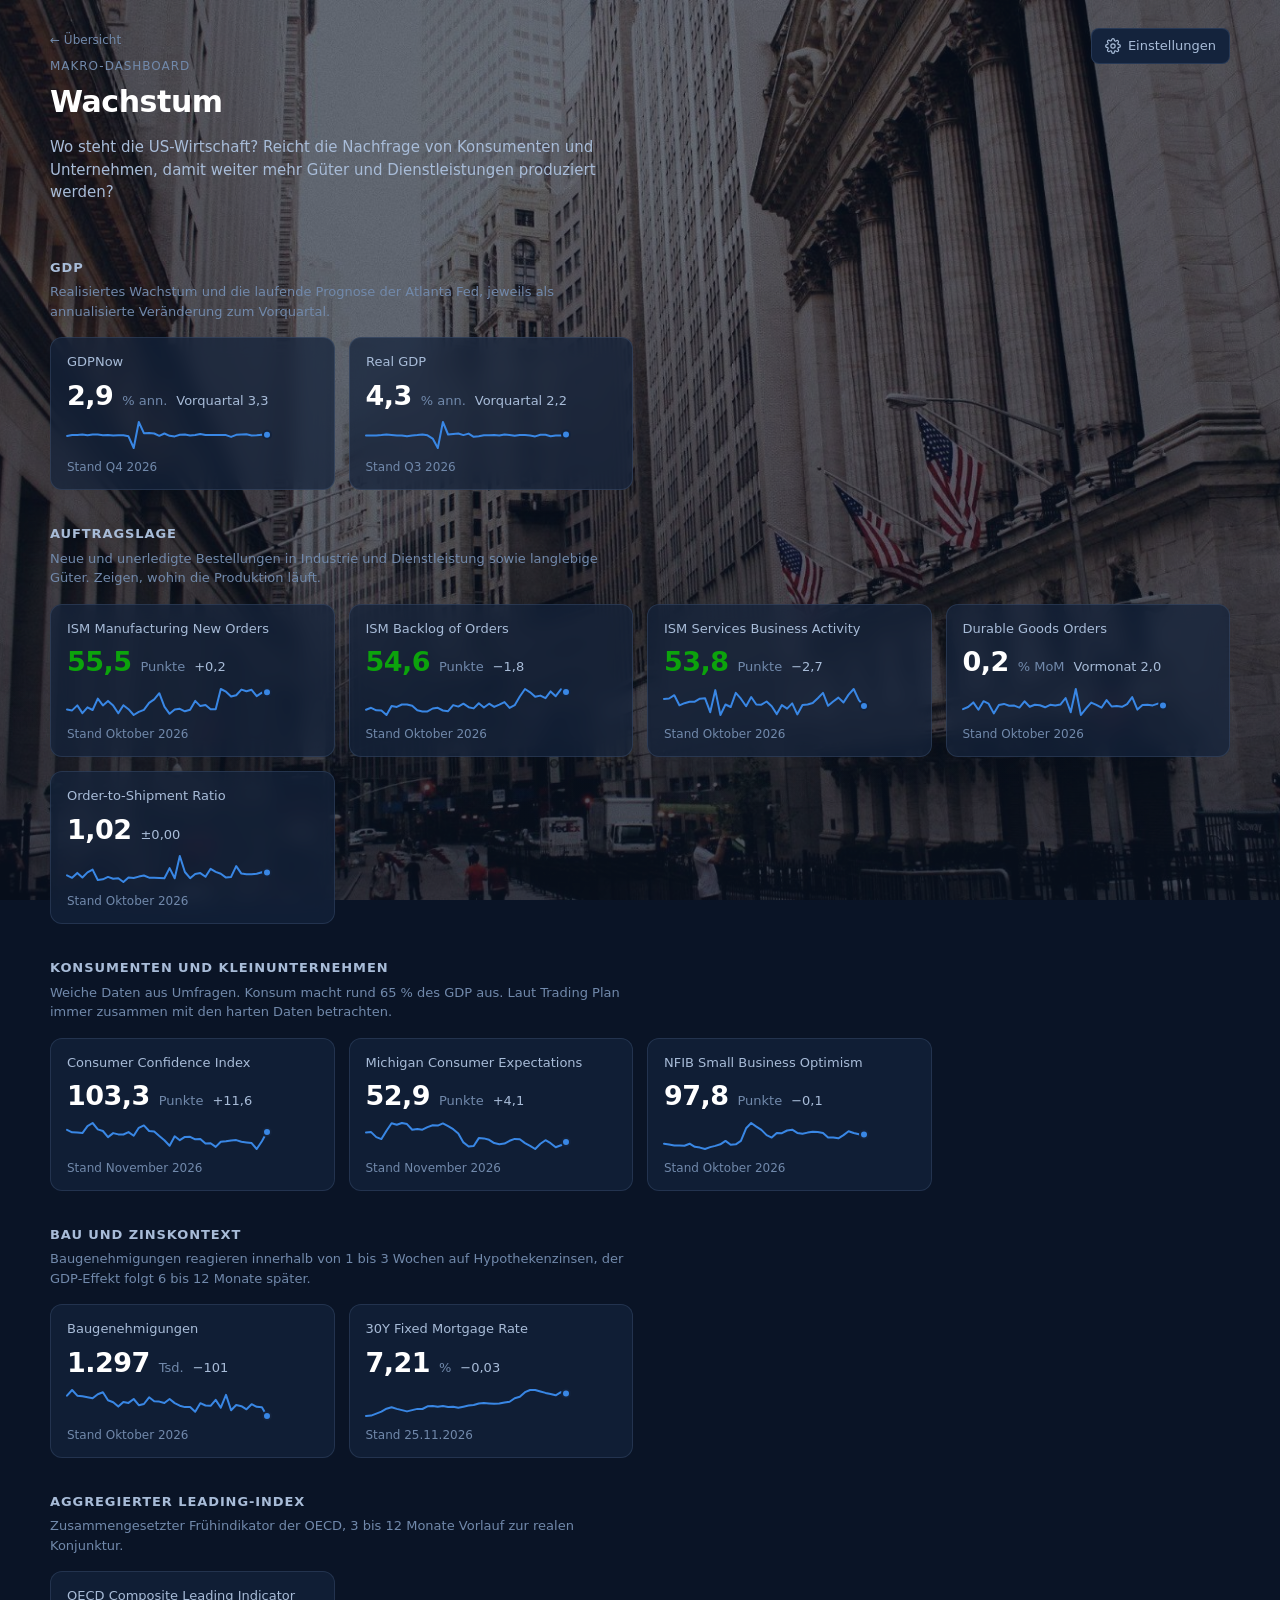
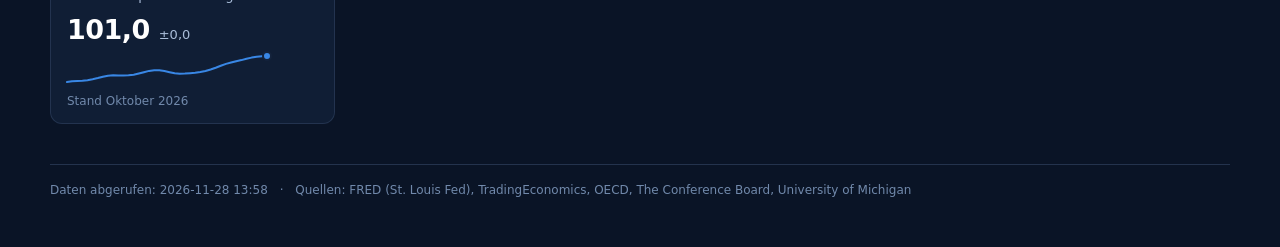
<file: wachstum.html>
<!DOCTYPE html>
<html lang="de" data-theme="dark">
<head>
<meta charset="utf-8">
<meta name="viewport" content="width=device-width, initial-scale=1">
<title>Makro-Dashboard · Wachstum</title>
<link rel="stylesheet" href="stil.css?v=20261017">
</head>
<body>

<header class="kopf">
  <div class="kopf-zeile">
    <div>
      <a class="kopf-zurueck" href="index.html">← Übersicht</a>
      <div class="kopf-pfad">Makro-Dashboard</div>
      <h1>Wachstum</h1>
    </div>
    <button id="themaSchalter" class="thema-schalter" type="button" aria-label="Hell- oder Dunkelmodus umschalten">
      <span class="thema-hell">Hell</span><span class="thema-dunkel">Dunkel</span>
    </button>
  </div>
  <p class="kopf-frage">Wo steht die US-Wirtschaft? Reicht die Nachfrage von Konsumenten und Unternehmen, damit weiter mehr Güter und Dienstleistungen produziert werden?</p>
</header>

<main id="kachelbereiche"></main>

<footer class="fuss">
  <span id="fussStand"></span>
  <span class="fuss-trenner">·</span>
  <span>Quellen: FRED (St. Louis Fed), TradingEconomics, OECD, The Conference Board, University of Michigan</span>
</footer>

<!-- Detailansicht -->
<div class="overlay" id="overlay" hidden>
  <div class="dialog" role="dialog" aria-modal="true" aria-labelledby="detailTitel">

    <div class="dialog-kopf">
      <div>
        <h2 id="detailTitel"></h2>
        <p class="dialog-unter" id="detailUnter"></p>
      </div>
      <button class="schliessen" id="schliessen" type="button" aria-label="Schließen">&times;</button>
    </div>

    <p class="prueffrage" id="detailFrage"></p>

    <div class="kennwerte" id="detailKennwerte"></div>

    <div class="steuerzeile" id="steuerzeile">
      <div class="zeitraum" id="zeitraum" role="group" aria-label="Zeitraum"></div>
      <button class="ansicht-schalter" id="ansichtSchalter" type="button">Tabelle anzeigen</button>
    </div>

    <figure class="graph-rahmen">
      <div class="graph-behaelter" id="graphBehaelter"></div>
      <figcaption id="graphLegende" class="legende"></figcaption>
    </figure>

    <div class="tabelle-behaelter" id="tabelleBehaelter" hidden></div>

    <section class="aufschluesselung" id="aufschluesselung" hidden></section>

    <div class="dialog-fuss">
      <div id="detailQuelle"></div>
      <div id="detailHinweis" class="hinweis"></div>
    </div>

  </div>
</div>

<script src="daten/webquellen.js"></script>
<script src="daten/wachstum.js"></script>
<script src="bereiche/wachstum-kacheln.js"></script>
<script src="motor.js"></script>

<!-- Einstellungs-Menue (Zahnrad in der Kopfzeile) -->
<script src="einstellungen.js?v=20261017"></script>
<script src="hintergrund.js?v=20261017"></script>
</body>
</html>
</file>
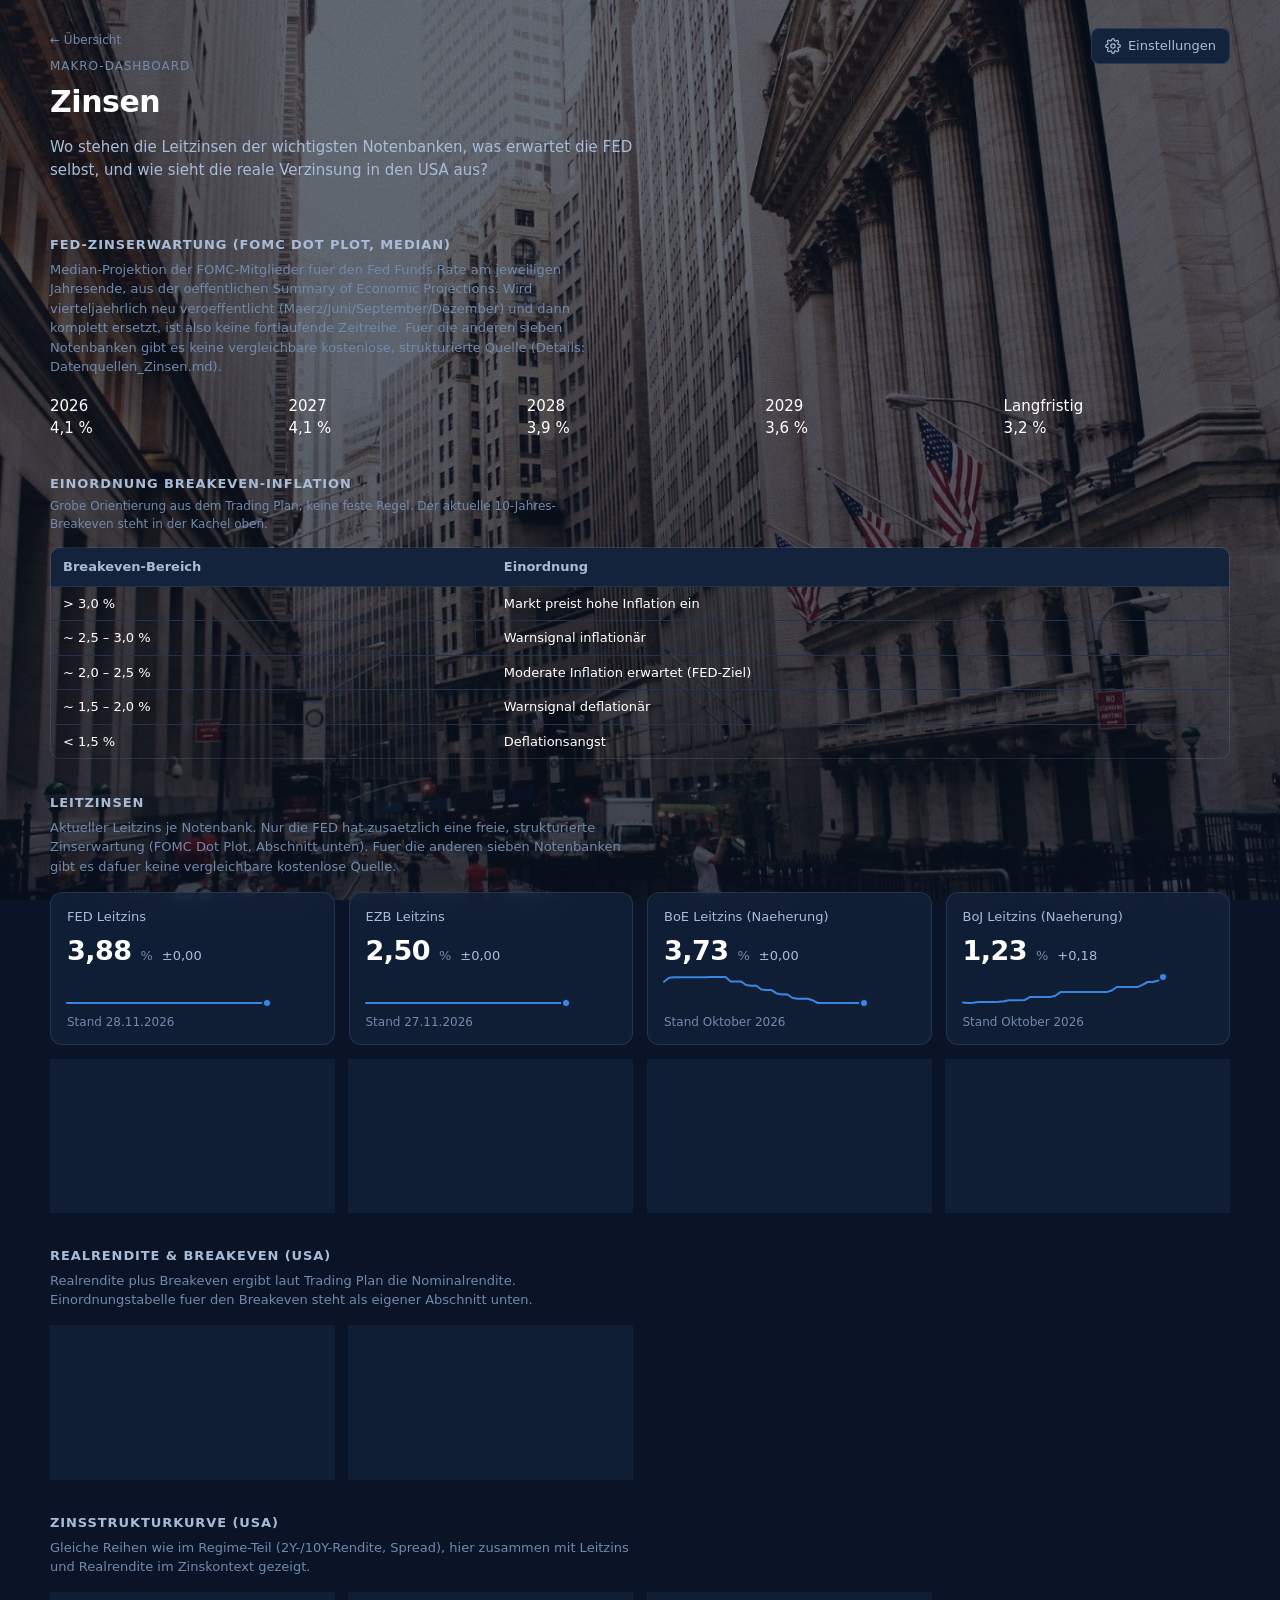
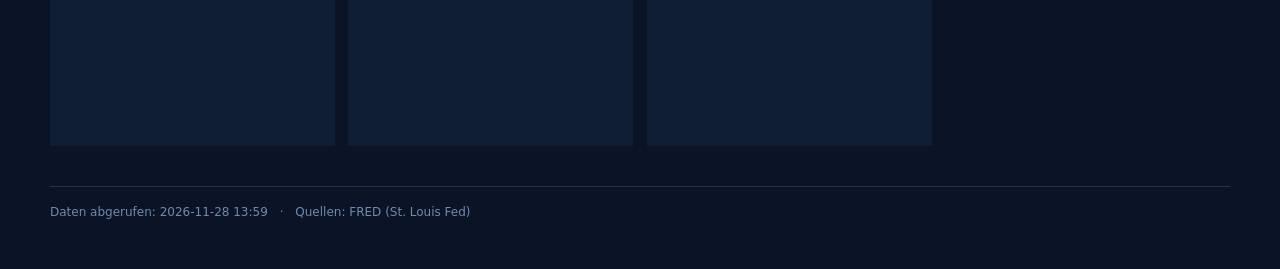
<file: zinsen.html>
<!DOCTYPE html>
<html lang="de" data-theme="dark">
<head>
<meta charset="utf-8">
<meta name="viewport" content="width=device-width, initial-scale=1">
<title>Makro-Dashboard · Zinsen</title>
<link rel="stylesheet" href="stil.css?v=20261017">
</head>
<body>

<header class="kopf">
  <div class="kopf-zeile">
    <div>
      <a class="kopf-zurueck" href="index.html">← Übersicht</a>
      <div class="kopf-pfad">Makro-Dashboard</div>
      <h1>Zinsen</h1>
    </div>
    <button id="themaSchalter" class="thema-schalter" type="button" aria-label="Hell- oder Dunkelmodus umschalten">
      <span class="thema-hell">Hell</span><span class="thema-dunkel">Dunkel</span>
    </button>
  </div>
  <p class="kopf-frage">Wo stehen die Leitzinsen der wichtigsten Notenbanken, was erwartet die FED selbst, und wie sieht die reale Verzinsung in den USA aus?</p>
</header>

<main id="kachelbereiche"></main>

<footer class="fuss">
  <span id="fussStand"></span>
  <span class="fuss-trenner">·</span>
  <span>Quellen: FRED (St. Louis Fed)</span>
</footer>

<!-- Detailansicht -->
<div class="overlay" id="overlay" hidden>
  <div class="dialog" role="dialog" aria-modal="true" aria-labelledby="detailTitel">

    <div class="dialog-kopf">
      <div>
        <h2 id="detailTitel"></h2>
        <p class="dialog-unter" id="detailUnter"></p>
      </div>
      <button class="schliessen" id="schliessen" type="button" aria-label="Schließen">&times;</button>
    </div>

    <p class="prueffrage" id="detailFrage"></p>

    <div class="kennwerte" id="detailKennwerte"></div>

    <div class="steuerzeile" id="steuerzeile">
      <div class="zeitraum" id="zeitraum" role="group" aria-label="Zeitraum"></div>
      <button class="ansicht-schalter" id="ansichtSchalter" type="button">Tabelle anzeigen</button>
    </div>

    <figure class="graph-rahmen">
      <div class="graph-behaelter" id="graphBehaelter"></div>
      <figcaption id="graphLegende" class="legende"></figcaption>
    </figure>

    <div class="tabelle-behaelter" id="tabelleBehaelter" hidden></div>

    <section class="aufschluesselung" id="aufschluesselung" hidden></section>

    <div class="dialog-fuss">
      <div id="detailQuelle"></div>
      <div id="detailHinweis" class="hinweis"></div>
    </div>

  </div>
</div>

<script src="daten/regime.js"></script>
<script src="daten/zinsen.js"></script>
<script src="bereiche/zinsen-kacheln.js"></script>
<script src="motor.js"></script>
<script>
/* ===========================================================================
   FED-Zinserwartung (FOMC Dot Plot) und Breakeven-Einordnungstabelle. Kein
   Teil des generischen Kachel-Motors (motor.js): FEDTARMD ist eine
   Zieljahr-Projektion (siehe Daten-Abrufen-Zinsen.ps1), keine gewoehnliche
   Zeitreihe. Gleiches Muster wie die Regime-Klassifikation in regime.html:
   haengt sich nach den generischen Kachel-Gruppen an #kachelbereiche an.
   =========================================================================== */
(function () {
  "use strict";
  var daten = window.ZINSEN_DATEN;
  if (!daten) { return; }
  var wurzel = document.getElementById("kachelbereiche");

  function el(tag, klasse, text) {
    var n = document.createElement(tag);
    if (klasse) { n.className = klasse; }
    if (text !== undefined && text !== null) { n.textContent = String(text); }
    return n;
  }

  function kommazahl(w) {
    if (w === null || w === undefined || isNaN(w)) { return "–"; }
    return w.toLocaleString("de-DE", { minimumFractionDigits: 1, maximumFractionDigits: 2 });
  }

  /* --- FOMC Dot Plot -------------------------------------------------------- */
  if (daten.dotplot && daten.dotplot.ziele && daten.dotplot.ziele.length) {
    var dp = daten.dotplot;
    var abschnitt = el("section", "gruppe");
    abschnitt.setAttribute("aria-labelledby", "g-dotplot");
    var h2 = el("h2", null, "FED-Zinserwartung (FOMC Dot Plot, Median)");
    h2.id = "g-dotplot";
    abschnitt.appendChild(h2);
    abschnitt.appendChild(el("p", "gruppe-hinweis",
      "Median-Projektion der FOMC-Mitglieder fuer den Fed Funds Rate am jeweiligen Jahresende, aus der oeffentlichen Summary of Economic Projections. " +
      "Wird vierteljaehrlich neu veroeffentlicht (Maerz/Juni/September/Dezember) und dann komplett ersetzt, ist also keine fortlaufende Zeitreihe. " +
      "Fuer die anderen sieben Notenbanken gibt es keine vergleichbare kostenlose, strukturierte Quelle (Details: Datenquellen_Zinsen.md)."));

    var karten = el("div", "kennwerte");
    dp.ziele.forEach(function (z) {
      var karte = el("div", "regime-karte");
      karte.appendChild(el("div", "regime-karte-titel", String(z.jahr)));
      karte.appendChild(el("div", "regime-karte-wert", kommazahl(z.wert) + " %"));
      karten.appendChild(karte);
    });
    if (dp.langfristig !== null && dp.langfristig !== undefined) {
      var karteLr = el("div", "regime-karte");
      karteLr.appendChild(el("div", "regime-karte-titel", "Langfristig"));
      karteLr.appendChild(el("div", "regime-karte-wert", kommazahl(dp.langfristig) + " %"));
      karten.appendChild(karteLr);
    }
    abschnitt.appendChild(karten);
    wurzel.appendChild(abschnitt);
  }

  /* --- Breakeven-Einordnungstabelle (statisch, aus dem Trading Plan) ------- */
  var refAbschnitt = el("section", "gruppe");
  refAbschnitt.setAttribute("aria-labelledby", "g-breakeven");
  var h2b = el("h2", null, "Einordnung Breakeven-Inflation");
  h2b.id = "g-breakeven";
  refAbschnitt.appendChild(h2b);
  refAbschnitt.appendChild(el("p", "referenz-hinweis",
    "Grobe Orientierung aus dem Trading Plan, keine feste Regel. Der aktuelle 10-Jahres-Breakeven steht in der Kachel oben."));

  var tabelleBox = el("div", "referenz-tabelle");
  var tabelle = document.createElement("table");
  var thead = document.createElement("thead");
  var kopfZeile = document.createElement("tr");
  ["Breakeven-Bereich", "Einordnung"].forEach(function (t) {
    var th = document.createElement("th");
    th.textContent = t;
    kopfZeile.appendChild(th);
  });
  thead.appendChild(kopfZeile);
  tabelle.appendChild(thead);

  var zeilen = [
    ["> 3,0 %", "Markt preist hohe Inflation ein"],
    ["~ 2,5 – 3,0 %", "Warnsignal inflationär"],
    ["~ 2,0 – 2,5 %", "Moderate Inflation erwartet (FED-Ziel)"],
    ["~ 1,5 – 2,0 %", "Warnsignal deflationär"],
    ["< 1,5 %", "Deflationsangst"]
  ];
  var tbody = document.createElement("tbody");
  zeilen.forEach(function (z) {
    var tr = document.createElement("tr");
    tr.appendChild(el("td", null, z[0]));
    tr.appendChild(el("td", null, z[1]));
    tbody.appendChild(tr);
  });
  tabelle.appendChild(tbody);
  tabelleBox.appendChild(tabelle);
  refAbschnitt.appendChild(tabelleBox);
  wurzel.appendChild(refAbschnitt);
})();
</script>

<!-- Einstellungs-Menue (Zahnrad in der Kopfzeile) -->
<script src="einstellungen.js?v=20261017"></script>
<script src="hintergrund.js?v=20261017"></script>
</body>
</html>
</file>
<file: stil.css>
/* ===========================================================================
   Makro-Dashboard - Optik
   Farbwerte und Markierungsregeln nach der Gestaltungsgrundlage:
   duenne Markierungen, zurueckhaltendes Raster, Flaechen trennen durch Luft.
   =========================================================================== */

:root {
  --flaeche:        #fcfcfb;
  --ebene:          #f9f9f7;
  --text-primaer:   #0b0b0b;
  --text-sekundaer: #52514e;
  --text-stumm:     #898781;
  --raster:         #e1e0d9;
  --achse:          #c3c2b7;
  --rand:           rgba(11, 11, 11, 0.10);
  --serie-1:        #2a78d6;
  --serie-2:        #eb6834;
  --gut:            #006300;
  --schlecht:       #d03b3b;
  --warnung:        #fab219;
  --schatten:       0 1px 2px rgba(11,11,11,.04), 0 4px 16px rgba(11,11,11,.06);
  color-scheme: light;
}

:root[data-theme="dark"] {
  --flaeche:        #1a1a19;
  --ebene:          #0d0d0d;
  --text-primaer:   #ffffff;
  --text-sekundaer: #c3c2b7;
  --text-stumm:     #898781;
  --raster:         #2c2c2a;
  --achse:          #383835;
  --rand:           rgba(255, 255, 255, 0.10);
  --serie-1:        #3987e5;
  --serie-2:        #d95926;
  --gut:            #0ca30c;
  --schlecht:       #d03b3b;
  --warnung:        #fab219;
  --schatten:       none;
  color-scheme: dark;
}

* { box-sizing: border-box; }

body {
  margin: 0;
  padding: 0 20px 48px;
  background: var(--ebene);
  color: var(--text-primaer);
  font-family: system-ui, -apple-system, "Segoe UI", sans-serif;
  font-size: 15px;
  line-height: 1.5;
  -webkit-font-smoothing: antialiased;
}

/* --- Kopf ---------------------------------------------------------------- */

.kopf {
  max-width: 1180px;
  margin: 0 auto;
  padding: 28px 0 20px;
}

.kopf-zeile {
  display: flex;
  align-items: flex-start;
  justify-content: space-between;
  gap: 16px;
}

.kopf-pfad {
  font-size: 12px;
  letter-spacing: .08em;
  text-transform: uppercase;
  color: var(--text-stumm);
  margin-bottom: 4px;
}

.kopf-zurueck {
  display: inline-block;
  font-size: 12px;
  color: var(--text-stumm);
  text-decoration: none;
  margin-bottom: 8px;
}
.kopf-zurueck:hover { color: var(--text-primaer); }

.kopf h1 {
  margin: 0;
  font-size: 30px;
  font-weight: 600;
  letter-spacing: -0.015em;
}

.kopf-frage {
  margin: 12px 0 0;
  color: var(--text-sekundaer);
  max-width: 62ch;
}

.kopf-knopfleiste {
  flex: none;
  display: flex;
  align-items: center;
  gap: 10px;
}

.thema-schalter {
  flex: none;
  background: var(--flaeche);
  color: var(--text-sekundaer);
  border: 1px solid var(--rand);
  border-radius: 8px;
  padding: 7px 13px;
  font: inherit;
  font-size: 13px;
  cursor: pointer;
}
.thema-schalter:hover { color: var(--text-primaer); }
:root[data-theme="dark"] .thema-hell { display: none; }
:root:not([data-theme="dark"]) .thema-dunkel { display: none; }

.pdf-knopf {
  flex: none;
  background: var(--serie-1);
  color: #fff;
  border: 1px solid var(--serie-1);
  border-radius: 8px;
  padding: 7px 13px;
  font: inherit;
  font-size: 13px;
  font-weight: 600;
  cursor: pointer;
}
.pdf-knopf:hover { filter: brightness(1.08); }
.pdf-knopf:disabled { opacity: .6; cursor: wait; filter: none; }

/* --- Gruppen ------------------------------------------------------------- */

main { max-width: 1180px; margin: 0 auto; }

.gruppe { margin-top: 34px; }

.gruppe h2 {
  margin: 0;
  font-size: 13px;
  font-weight: 600;
  letter-spacing: .07em;
  text-transform: uppercase;
  color: var(--text-sekundaer);
}

.gruppe-hinweis {
  margin: 5px 0 16px;
  font-size: 13px;
  color: var(--text-stumm);
  max-width: 70ch;
}

/* --- Kachelraster -------------------------------------------------------- */

.kachel-raster {
  display: grid;
  grid-template-columns: repeat(auto-fill, minmax(232px, 1fr));
  gap: 14px;
}

.kachel {
  position: relative;
  display: flex;
  flex-direction: column;
  gap: 10px;
  background: var(--flaeche);
  border: 1px solid var(--rand);
  border-radius: 12px;
  padding: 15px 16px 13px;
  text-align: left;
  font: inherit;
  color: inherit;
  cursor: pointer;
  box-shadow: var(--schatten);
  transition: border-color .12s ease, transform .12s ease;
}

.kachel:hover,
.kachel:focus-visible {
  border-color: var(--achse);
  transform: translateY(-1px);
  outline: none;
}
.kachel:focus-visible { box-shadow: 0 0 0 2px var(--serie-1); }

.kachel-titel {
  font-size: 13px;
  font-weight: 500;
  color: var(--text-sekundaer);
  line-height: 1.35;
}

.kachel-wertzeile {
  display: flex;
  align-items: baseline;
  gap: 9px;
  flex-wrap: wrap;
}

/* Grosse Zahlen bewusst mit proportionalen Ziffern */
.kachel-wert {
  font-size: 27px;
  font-weight: 600;
  letter-spacing: -0.02em;
  line-height: 1.1;
}

.kachel-einheit {
  font-size: 13px;
  color: var(--text-stumm);
}

.delta {
  font-size: 13px;
  font-weight: 500;
  white-space: nowrap;
}
.delta-gut      { color: var(--gut); }
.delta-schlecht { color: var(--schlecht); }
.delta-neutral  { color: var(--text-sekundaer); }

/* PMI-Einstufungsfarbe (bewusste Ausnahme von "Zahlen tragen nie die
   Seriennfarbe", siehe README Abschnitt 6): ISM-/PMI-Diffusionsindizes sind
   um 50 zentriert, ueber 50 = Expansion. Betrifft nur Kacheln mit
   k.pmiFarbe = true. */
.pmi-gut      { color: var(--gut); }
.pmi-schlecht { color: var(--schlecht); }

.kachel-fuss {
  display: flex;
  align-items: center;
  justify-content: space-between;
  gap: 8px;
  font-size: 12px;
  color: var(--text-stumm);
}

.kachel-funken { height: 34px; margin: -2px 0 -4px; }

/* Ersatz fuer die Verlaufslinie, solange nur ein Wert vorliegt */
.kachel-einstufung {
  height: 34px;
  margin: -2px 0 -4px;
  display: flex;
  align-items: center;
  font-size: 13px;
  color: var(--text-sekundaer);
}
.kachel-funken svg { display: block; width: 100%; height: 100%; overflow: visible; }

.marke {
  display: inline-flex;
  align-items: center;
  gap: 5px;
  font-size: 11px;
  padding: 2px 7px;
  border-radius: 999px;
  border: 1px solid var(--rand);
  color: var(--text-sekundaer);
  white-space: nowrap;
}
.marke-warnung { color: var(--text-primaer); border-color: var(--warnung); }
.marke-punkt {
  width: 7px; height: 7px; border-radius: 50%;
  background: var(--warnung); flex: none;
}

/* --- Startseite: Bereichs-Kacheln ----------------------------------------- */

.start-raster {
  max-width: 1180px;
  margin: 34px auto 0;
  display: grid;
  grid-template-columns: repeat(auto-fill, minmax(260px, 1fr));
  gap: 16px;
}

.bereich-kachel {
  display: flex;
  flex-direction: column;
  gap: 10px;
  background: var(--flaeche);
  border: 1px solid var(--rand);
  border-radius: 14px;
  padding: 20px 20px 16px;
  text-decoration: none;
  color: inherit;
  box-shadow: var(--schatten);
  transition: border-color .12s ease, transform .12s ease;
}
a.bereich-kachel:hover,
a.bereich-kachel:focus-visible {
  border-color: var(--achse);
  transform: translateY(-1px);
  outline: none;
}
a.bereich-kachel:focus-visible { box-shadow: 0 0 0 2px var(--serie-1); }

.bereich-kachel-breit { grid-column: 1 / -1; }
.bereich-kachel-offen { opacity: .55; cursor: default; }

.bereich-kachel-titel {
  font-size: 17px;
  font-weight: 600;
  letter-spacing: -0.01em;
}
.bereich-kachel-text {
  margin: 0;
  font-size: 13px;
  color: var(--text-sekundaer);
  line-height: 1.45;
}
.bereich-kachel-status {
  align-self: flex-start;
  font-size: 11px;
  padding: 3px 9px;
  border-radius: 999px;
  border: 1px solid var(--rand);
}
.status-fertig { color: var(--gut); border-color: var(--gut); }
.status-offen { color: var(--text-stumm); }

/* --- Fuss ---------------------------------------------------------------- */

.fuss {
  max-width: 1180px;
  margin: 40px auto 0;
  padding-top: 16px;
  border-top: 1px solid var(--raster);
  font-size: 12px;
  color: var(--text-stumm);
}
.fuss-trenner { margin: 0 8px; }

/* --- Detailansicht ------------------------------------------------------- */

.overlay {
  position: fixed;
  inset: 0;
  background: rgba(0, 0, 0, .45);
  display: flex;
  align-items: flex-start;
  justify-content: center;
  padding: 28px 16px;
  overflow-y: auto;
  z-index: 50;
}
.overlay[hidden] { display: none; }

.dialog {
  width: min(880px, 100%);
  background: var(--flaeche);
  border: 1px solid var(--rand);
  border-radius: 14px;
  padding: 22px 24px 20px;
  box-shadow: 0 12px 48px rgba(0,0,0,.28);
}

.dialog-kopf {
  display: flex;
  align-items: flex-start;
  justify-content: space-between;
  gap: 16px;
}

.dialog-kopf h2 {
  margin: 0;
  font-size: 21px;
  font-weight: 600;
  letter-spacing: -0.01em;
}

.dialog-unter {
  margin: 3px 0 0;
  font-size: 13px;
  color: var(--text-stumm);
}

.schliessen {
  flex: none;
  background: none;
  border: none;
  color: var(--text-stumm);
  font-size: 26px;
  line-height: 1;
  padding: 0 4px;
  cursor: pointer;
}
.schliessen:hover { color: var(--text-primaer); }

.prueffrage {
  margin: 16px 0 0;
  padding: 11px 14px;
  background: var(--ebene);
  border-left: 2px solid var(--serie-1);
  border-radius: 0 8px 8px 0;
  font-size: 14px;
  color: var(--text-sekundaer);
}

.kennwerte {
  display: grid;
  grid-template-columns: repeat(auto-fit, minmax(128px, 1fr));
  gap: 12px;
  margin-top: 18px;
}

.kennwerte[hidden],
.steuerzeile[hidden] { display: none; }

/* Detailansicht ohne Verlauf: ein Wert, gross dargestellt */
.einzelwert { padding: 22px 0 8px; }
.einzelwert-zeile {
  display: flex;
  align-items: baseline;
  gap: 10px;
}
.einzelwert-zahl {
  font-size: 44px;
  font-weight: 600;
  letter-spacing: -0.02em;
  line-height: 1.05;
}
.einzelwert-einheit { font-size: 15px; color: var(--text-stumm); }
.einzelwert-monat {
  margin-top: 6px;
  font-size: 13px;
  color: var(--text-stumm);
}
.einzelwert-stufe {
  margin-top: 14px;
  font-size: 15px;
  font-weight: 500;
  color: var(--text-primaer);
}
.einzelwert-stufe + .einzelwert-stufe { margin-top: 6px; }
.einzelwert-hinweis { margin: 18px 0 0; font-size: 12px; color: var(--text-stumm); }

.kennwert {
  border: 1px solid var(--rand);
  border-radius: 10px;
  padding: 10px 12px;
}
.kennwert-titel {
  font-size: 11px;
  letter-spacing: .05em;
  text-transform: uppercase;
  color: var(--text-stumm);
}
.kennwert-wert {
  margin-top: 3px;
  font-size: 18px;
  font-weight: 600;
}
/* Trend-Kennwerte: Wert samt Einheit bleibt zusammen, die Veraenderung
   steht immer in einer eigenen Zeile darunter. */
.kw-zeile { white-space: nowrap; }
.kw-aenderung { display: block; margin-top: 2px; white-space: nowrap; }

/* Mausrad-Zoom im Detail-Chart */
.zoom-zurueck {
  position: absolute;
  top: 6px;
  right: 8px;
  font: inherit;
  font-size: 11px;
  padding: 3px 9px;
  border-radius: 6px;
  border: 1px solid var(--achse);
  background: var(--flaeche);
  color: var(--text-sekundaer);
  cursor: pointer;
}
.zoom-zurueck:hover { border-color: var(--text-sekundaer); }

/* Steuerzeile: eine Reihe ueber dem Graph */
.steuerzeile {
  display: flex;
  align-items: center;
  justify-content: space-between;
  gap: 12px;
  flex-wrap: wrap;
  margin-top: 22px;
}

.zeitraum { display: flex; gap: 6px; flex-wrap: wrap; }

.zeitraum button {
  background: none;
  border: 1px solid var(--rand);
  border-radius: 7px;
  padding: 5px 11px;
  font: inherit;
  font-size: 13px;
  color: var(--text-sekundaer);
  cursor: pointer;
}
.zeitraum button:hover { color: var(--text-primaer); }
.zeitraum button[aria-pressed="true"] {
  color: var(--text-primaer);
  border-color: var(--achse);
  font-weight: 600;
}

.ansicht-schalter {
  background: none;
  border: 1px solid var(--rand);
  border-radius: 7px;
  padding: 5px 11px;
  font: inherit;
  font-size: 13px;
  color: var(--text-sekundaer);
  cursor: pointer;
}
.ansicht-schalter:hover { color: var(--text-primaer); }

.graph-rahmen { margin: 14px 0 0; }

.graph-behaelter {
  position: relative;
  width: 100%;
}
.graph-behaelter svg { display: block; width: 100%; height: auto; }

.legende {
  display: flex;
  gap: 16px;
  flex-wrap: wrap;
  margin-top: 10px;
  font-size: 12px;
  color: var(--text-sekundaer);
}
.legende-eintrag { display: inline-flex; align-items: center; gap: 6px; }
.legende-strich { width: 14px; height: 2px; border-radius: 1px; flex: none; }

/* Tooltip */
.tooltip {
  position: absolute;
  pointer-events: none;
  background: var(--flaeche);
  border: 1px solid var(--achse);
  border-radius: 8px;
  padding: 8px 10px;
  font-size: 12px;
  white-space: nowrap;
  box-shadow: 0 4px 14px rgba(0,0,0,.18);
  z-index: 3;
}
.tooltip-datum {
  color: var(--text-stumm);
  margin-bottom: 4px;
}
.tooltip-zeile {
  display: flex;
  align-items: center;
  gap: 7px;
}
.tooltip-wert {
  font-weight: 600;
  font-variant-numeric: tabular-nums;
  color: var(--text-primaer);
}
.tooltip-name { color: var(--text-sekundaer); }

/* Tabellenansicht */
.tabelle-behaelter {
  margin-top: 14px;
  max-height: 340px;
  overflow-y: auto;
  border: 1px solid var(--rand);
  border-radius: 10px;
}
table { width: 100%; border-collapse: collapse; font-size: 13px; }
thead th {
  position: sticky;
  top: 0;
  background: var(--flaeche);
  text-align: left;
  font-weight: 600;
  color: var(--text-sekundaer);
  padding: 9px 12px;
  border-bottom: 1px solid var(--raster);
}
tbody td {
  padding: 7px 12px;
  border-bottom: 1px solid var(--raster);
  font-variant-numeric: tabular-nums;
}
tbody tr:last-child td { border-bottom: none; }
td.zahl { text-align: right; }

/* Kategorie-Aufschluesselung unter dem Graph */
.aufschluesselung {
  position: relative;
  margin-top: 22px;
  padding-top: 16px;
  border-top: 1px solid var(--raster);
}
.aufschluesselung[hidden] { display: none; }

.aufschl-titel {
  margin: 0;
  font-size: 14px;
  font-weight: 600;
}
.aufschl-hinweis {
  margin: 4px 0 0;
  font-size: 12px;
  color: var(--text-stumm);
  max-width: 70ch;
}

.aufschl-liste { margin-top: 14px; }

.aufschl-zeile {
  display: grid;
  grid-template-columns: minmax(96px, 170px) 1fr 58px 96px;
  align-items: center;
  gap: 12px;
  padding: 5px 0;
  font-size: 13px;
}
.aufschl-zeile:not(.aufschl-kopf):hover { background: var(--ebene); }

.aufschl-kopf {
  font-size: 11px;
  color: var(--text-stumm);
  padding-bottom: 8px;
}

.aufschl-name { color: var(--text-sekundaer); }
.aufschl-kopf .aufschl-name { color: var(--text-stumm); }

.aufschl-zahl {
  text-align: right;
  font-variant-numeric: tabular-nums;
  white-space: nowrap;
}
.aufschl-wert { font-weight: 600; color: var(--text-primaer); }
.aufschl-diff { color: var(--text-sekundaer); }

.aufschl-spur {
  position: relative;
  height: 14px;
}
.aufschl-kopf .aufschl-spur { height: 14px; }

.aufschl-null {
  position: absolute;
  top: -5px;
  bottom: -5px;
  width: 1px;
  background: var(--achse);
}
.aufschl-hauptlinie {
  position: absolute;
  top: -5px;
  bottom: -5px;
  width: 0;
  border-left: 1px dashed var(--text-stumm);
}
.aufschl-marke-text {
  position: absolute;
  top: 0;
  white-space: nowrap;
  color: var(--text-stumm);
}

/* Datenende gerundet, an der Nulllinie gerade */
.aufschl-balken {
  position: absolute;
  top: 0;
  height: 14px;
  min-width: 2px;
  background: var(--serie-1);
  border-radius: 0 4px 4px 0;
}
.aufschl-balken.negativ { border-radius: 4px 0 0 4px; }

/* BLS-CPI-Kategorien: Monats-Navigation (zweiter, unabhaengiger Mechanismus
   neben der bestehenden Kategorie-Aufschluesselung, siehe motor.js
   baueAufschluesselungBLS) */
.aufschl-nav {
  display: flex;
  align-items: center;
  justify-content: center;
  gap: 14px;
  margin-top: 14px;
}
.aufschl-pfeil {
  background: none;
  border: 1px solid var(--rand);
  border-radius: 7px;
  padding: 5px 11px;
  font: inherit;
  font-size: 12px;
  color: var(--text-sekundaer);
  cursor: pointer;
}
.aufschl-pfeil:hover:not(:disabled) { color: var(--text-primaer); border-color: var(--achse); }
.aufschl-pfeil:disabled { opacity: .4; cursor: default; }
.aufschl-nav-label {
  min-width: 11ch;
  text-align: center;
  font-size: 13px;
  font-weight: 600;
}

/* Zwei Balken je Zeile: aktueller Monat (Hauptfarbe) und Vormonat (zweite
   Farbe, etwas schmaler und leicht transparent - "eine Serienfarbe pro
   Graph, zweite Farbe nur bei zwei Reihen" aus README Abschnitt 6) */
.aufschl-spur-doppel { height: 18px; }
.aufschl-balken-aktuell {
  top: 0;
  height: 8px;
  background: var(--serie-1);
}
.aufschl-balken-vorher {
  top: 10px;
  height: 8px;
  background: var(--serie-2);
  opacity: .75;
}

.dialog-fuss {
  display: flex;
  align-items: flex-start;
  justify-content: space-between;
  gap: 16px;
  flex-wrap: wrap;
  margin-top: 18px;
  padding-top: 14px;
  border-top: 1px solid var(--raster);
  font-size: 12px;
  color: var(--text-stumm);
}

/* ==========================================================================
   Regime-Tafel (Bereich Regime, Version 2)
   Charts, IPDA-Tabelle, Regime-Kaesten, Nachschlage-Dialoge.
   ========================================================================== */

/* --- Regime-Farben. Jedes Regime behaelt diese Farbe ueberall auf der Seite:
   im Chart-Hintergrund, in der Tabelle, in den Kaesten, in den Dialogen und
   in der Performance-Tabelle (Vorgabe Felix, 2026-09-25).                  */
:root {
  --rg-bullsteep:      #e0932a;   /* Bull Steepener  = Orange      (Goldilocks)  */
  --rg-bearsteep:      #79c96d;   /* Bear Steepener  = Hellgruen   (Reflation)   */
  --rg-bullflat:       #ef6f6a;   /* Bull Flattener  = Hellrot     (Stagflation) */
  --rg-bearflat:       #9e1b1b;   /* Bear Flattener  = Dunkelrot   (Deflation)   */
  --rg-twist:          #8d8c86;   /* Twist / Neutral = Grau                      */
  --rg-text-hell:      #1a1207;   /* Schrift auf hellen Regime-Flaechen          */
  --rg-text-dunkel:    #ffffff;   /* Schrift auf dunklen Regime-Flaechen         */
}

.r-bullsteep { --rg: var(--rg-bullsteep); --rg-text: var(--rg-text-hell); }
.r-bearsteep { --rg: var(--rg-bearsteep); --rg-text: var(--rg-text-hell); }
.r-bullflat  { --rg: var(--rg-bullflat);  --rg-text: var(--rg-text-hell); }
.r-bearflat  { --rg: var(--rg-bearflat);  --rg-text: var(--rg-text-dunkel); }
.r-twist     { --rg: var(--rg-twist);     --rg-text: var(--rg-text-dunkel); }
.r-leer      { --rg: transparent;         --rg-text: var(--text-stumm); }

/* --- Rahmen und Kopfzeile ------------------------------------------------- */
.regime-tafel { margin-top: 26px; }

.tafel-kopf {
  display: flex;
  align-items: center;
  justify-content: space-between;
  flex-wrap: wrap;
  gap: 10px;
  margin-bottom: 14px;
}

.tf-schalter, .spanne-schalter { display: flex; gap: 4px; }

.tf-knopf, .spanne-knopf {
  background: var(--ebene);
  border: 1px solid var(--rand);
  color: var(--text-sekundaer);
  border-radius: 8px;
  cursor: pointer;
  font: inherit;
  font-variant-numeric: tabular-nums;
}
.tf-knopf {
  padding: 7px 18px;
  font-size: 14px;
  font-weight: 600;
  letter-spacing: .04em;
}
.spanne-knopf { padding: 6px 12px; font-size: 12px; }

.tf-knopf:hover, .spanne-knopf:hover { color: var(--text-primaer); }
.tf-knopf.aktiv, .spanne-knopf.aktiv {
  background: var(--text-primaer);
  border-color: var(--text-primaer);
  color: var(--flaeche);
}

/* --- Raster: links Charts, rechts Tabelle --------------------------------- */
.tafel-raster {
  display: grid;
  grid-template-columns: minmax(0, 1.05fr) minmax(0, 1fr);
  gap: 16px;
  align-items: start;
}
.tafel-links, .tafel-rechts {
  display: flex;
  flex-direction: column;
  gap: 14px;
  min-width: 0;
}

.karte {
  position: relative;
  border: 1px solid var(--rand);
  border-radius: 12px;
  background: var(--flaeche);
  padding: 14px 16px 10px;
  margin: 0;
  box-shadow: var(--schatten);
}
.karte-kopf { margin-bottom: 8px; }
.karte-kopf h3 {
  margin: 0;
  font-size: 12px;
  font-weight: 600;
  letter-spacing: .06em;
  text-transform: uppercase;
  color: var(--text-sekundaer);
}
.karte-unter {
  margin: 3px 0 0;
  font-size: 12px;
  color: var(--text-stumm);
  font-variant-numeric: tabular-nums;
}

/* --- Charts ---------------------------------------------------------------- */
.chart-paar {
  display: grid;
  grid-template-columns: repeat(2, minmax(0, 1fr));
  gap: 14px;
}

.chart-karte:hover .chart-lupe { opacity: 1; }
.chart-lupe {
  position: absolute;
  top: 12px;
  right: 14px;
  font-size: 15px;
  color: var(--text-stumm);
  opacity: 0;
  transition: opacity .12s ease;
  pointer-events: none;
}

.chart-box {
  position: relative;
  cursor: zoom-in;
  border-radius: 8px;
}
.chart-box:focus-visible { outline: 2px solid var(--serie-1); outline-offset: 3px; }
.chart-box svg { display: block; width: 100%; height: auto; overflow: visible; }
.chart-leer {
  margin: 0;
  padding: 36px 0;
  text-align: center;
  font-size: 13px;
  color: var(--text-stumm);
}

/* Regime-Hintergrund im ZSK-Chart */
.chart-band {
  fill: var(--rg);
  opacity: .30;
}

.chart-tip {
  position: absolute;
  pointer-events: none;
  background: var(--flaeche);
  border: 1px solid var(--rand);
  border-radius: 8px;
  padding: 7px 10px;
  font-size: 12px;
  box-shadow: 0 6px 20px rgba(0,0,0,.22);
  white-space: nowrap;
  z-index: 3;
}
.chart-tip-datum { color: var(--text-stumm); }
.chart-tip-wert {
  font-weight: 600;
  font-size: 14px;
  font-variant-numeric: tabular-nums;
}
.chart-tip-regime {
  margin-top: 5px;
  padding: 2px 7px;
  border-radius: 5px;
  font-size: 11px;
  font-weight: 600;
  background: var(--rg);
  color: var(--rg-text);
}

.chart-vollbild { cursor: default; margin-top: 16px; }

/* --- Regime-Kaesten -------------------------------------------------------- */
.regime-kasten {
  display: flex;
  flex-direction: column;
  gap: 3px;
  border: 1px solid var(--rand);
  border-left: 5px solid var(--rg);
  border-radius: 10px;
  padding: 12px 16px;
  background: color-mix(in srgb, var(--rg) 16%, var(--flaeche));
}
.kasten-titel {
  font-size: 11px;
  letter-spacing: .06em;
  text-transform: uppercase;
  color: var(--text-stumm);
}
.kasten-wert { font-size: 20px; font-weight: 650; letter-spacing: -0.01em; }
.kasten-meta { font-size: 12px; color: var(--text-sekundaer); }
.kasten-abgleich {
  display: flex;
  align-items: center;
  gap: 7px;
  margin-top: 5px;
  font-size: 12px;
}
.ap-gut-text { color: var(--gut); }
.ap-schlecht-text { color: var(--schlecht); }

.kasten-reihe {
  display: grid;
  grid-template-columns: minmax(0, 1fr) auto;
  gap: 10px;
  align-items: stretch;
}

/* --- Knoepfe fuer die Nachschlage-Dialoge ---------------------------------- */
.knopf-reihe {
  display: grid;
  grid-template-columns: repeat(2, minmax(0, 1fr));
  gap: 10px;
}
.tafel-knopf {
  background: var(--ebene);
  border: 1px solid var(--rand);
  border-radius: 10px;
  color: var(--text-primaer);
  cursor: pointer;
  font: inherit;
  font-size: 14px;
  font-weight: 600;
  padding: 16px 12px;
  text-align: center;
}
.tafel-knopf:hover { border-color: var(--achse); background: var(--flaeche); }
.tafel-knopf-schmal { padding: 12px 20px; font-size: 13px; }

/* --- IPDA-Tabelle ---------------------------------------------------------- */
.tabellen-karte { padding-bottom: 0; }
.regime-tabelle {
  max-height: 460px;
  overflow: auto;
  margin: 0 -16px;
  border-top: 1px solid var(--raster);
}
.regime-tabelle table { font-size: 12px; }
.regime-tabelle thead th {
  padding: 8px 8px;
  font-size: 11px;
  white-space: nowrap;
  border-bottom: 1px solid var(--raster);
}
.regime-tabelle td {
  padding: 5px 8px;
  border-bottom: 1px solid var(--raster);
  white-space: nowrap;
}
.regime-tabelle tbody tr:hover td { background: var(--ebene); }
.regime-tabelle .datum { color: var(--text-sekundaer); font-variant-numeric: tabular-nums; }
.regime-tabelle .zahl, .regime-tabelle td.zahl {
  text-align: right;
  font-variant-numeric: tabular-nums;
}
.regime-tabelle th.mitte, .regime-tabelle td.mitte { text-align: center; }
.regime-tabelle .dz-plus { color: var(--gut); }
.regime-tabelle .dz-minus { color: var(--schlecht); }
.regime-tabelle .dz-null { color: var(--text-stumm); }

.regime-zelle { padding-right: 6px !important; }
.regime-pille {
  display: inline-block;
  padding: 2px 8px;
  border-radius: 5px;
  font-size: 11px;
  font-weight: 600;
  white-space: nowrap;
  background: var(--rg);
  color: var(--rg-text);
}

.abgleich-punkt {
  display: inline-block;
  width: 9px;
  height: 9px;
  border-radius: 50%;
  flex: none;
}
.ap-gut { background: var(--gut); }
.ap-schlecht { background: var(--schlecht); }

/* --- Nachschlage-Dialoge (Sharp Ratios, Core Setups, Info) ----------------- */
.dialog-breit { width: min(1240px, 100%); }
body.dialog-offen { overflow: hidden; }

.nachschlag-inhalt { margin-top: 18px; overflow-x: auto; }
.nachschlag-tabelle { font-size: 12px; }
.nachschlag-tabelle th, .nachschlag-tabelle td {
  padding: 5px 9px;
  border: 1px solid var(--raster);
  white-space: nowrap;
}
.nachschlag-tabelle .zahl { text-align: right; font-variant-numeric: tabular-nums; }
.nk-ecke { background: var(--ebene); }
.nk-kopf {
  background: var(--rg);
  color: var(--rg-text);
  text-align: center;
}
.nk-kopf-titel { display: block; font-weight: 700; }
.nk-kopf-unter { display: block; font-size: 10px; font-weight: 500; opacity: .85; }
.nk-unterkopf {
  font-size: 10px;
  letter-spacing: .04em;
  text-transform: uppercase;
  color: var(--text-stumm);
  background: var(--ebene);
}
.nk-seite {
  font-weight: 700;
  background: var(--ebene);
  color: var(--text-sekundaer);
}
.nk-long .nk-seite { color: var(--gut); }
.nk-short .nk-seite { color: var(--schlecht); }
.nk-wert { font-weight: 600; }
.nk-top { color: var(--schlecht); }      /* im Original rot hervorgehoben */
.nk-leer { background: var(--ebene); }
.nk-zeile { background: var(--ebene); font-weight: 600; }
.nk-feld { text-align: center; }

/* Weiche Regime-Flaechen fuer die Info-Tabelle */
.r-bullsteep-weich { background: color-mix(in srgb, var(--rg-bullsteep) 36%, var(--flaeche)); }
.r-bearsteep-weich { background: color-mix(in srgb, var(--rg-bearsteep) 36%, var(--flaeche)); }
.r-bullflat-weich  { background: color-mix(in srgb, var(--rg-bullflat)  36%, var(--flaeche)); }
.r-bearflat-weich  { background: color-mix(in srgb, var(--rg-bearflat)  46%, var(--flaeche)); }

/* --- Performance-Tabelle: Regime-Spalte in Regime-Farbe ------------------- */
.referenz-tabelle .regime-spalte {
  background: var(--rg);
  color: var(--rg-text);
  font-weight: 600;
}

/* Historische Referenztabelle (statisch, kein Live-Abruf) */
.referenz-hinweis {
  margin: 4px 0 14px;
  font-size: 12px;
  color: var(--text-stumm);
  max-width: 70ch;
}
.referenz-tabelle {
  border: 1px solid var(--rand);
  border-radius: 10px;
  overflow: hidden;
}
.dialog-fuss a { color: var(--text-sekundaer); }
.hinweis { max-width: 46ch; }

/* --- Handy --------------------------------------------------------------- */

/* ==========================================================================
   Event-Kalender (Startseite, unter den Bereichs-Kacheln)
   Struktur nach Forex-Factory-Vorbild, Farben und Schrift vom Dashboard.
   ========================================================================== */

.kalender { margin-top: 38px; }

.kalender-kopf {
  display: flex;
  align-items: flex-end;
  justify-content: space-between;
  flex-wrap: wrap;
  gap: 12px;
  margin-bottom: 14px;
}

.kalender h2 {
  margin: 0;
  font-size: 13px;
  font-weight: 600;
  letter-spacing: .07em;
  text-transform: uppercase;
  color: var(--text-sekundaer);
}

.kalender-unter {
  margin: 5px 0 0;
  font-size: 12px;
  color: var(--text-stumm);
}

.kalender-hinweis {
  margin: 0;
  padding: 22px 16px;
  font-size: 13px;
  color: var(--text-stumm);
  text-align: center;
  border: 1px dashed var(--rand);
  border-radius: 10px;
}

.kalender-fuss {
  margin: 10px 0 0;
  font-size: 11px;
  color: var(--text-stumm);
}

/* --- Filter je Bedeutung --------------------------------------------------- */
.kalender-filter { display: flex; flex-wrap: wrap; gap: 6px; }

.filter-knopf {
  display: inline-flex;
  align-items: center;
  gap: 7px;
  background: var(--ebene);
  border: 1px solid var(--rand);
  border-radius: 8px;
  color: var(--text-stumm);
  cursor: pointer;
  font: inherit;
  font-size: 12px;
  padding: 6px 11px;
  opacity: .5;
}
.filter-knopf.aktiv { opacity: 1; color: var(--text-primaer); }
.filter-knopf:hover { border-color: var(--achse); }
.filter-anzahl {
  font-variant-numeric: tabular-nums;
  color: var(--text-stumm);
  font-size: 11px;
}

/* --- Impact-Punkte --------------------------------------------------------- */
.imp-punkt {
  display: inline-block;
  width: 9px;
  height: 9px;
  border-radius: 50%;
  flex: none;
}
.imp-hoch     { background: #d03b3b; }
.imp-mittel   { background: #e08a2a; }
.imp-niedrig  { background: #d8c33c; }
.imp-feiertag { background: var(--achse); }
.imp-sonst    { background: var(--text-stumm); }

/* --- Tabelle, Kopf und Tagestrenner ---------------------------------------- */
.kalender-liste {
  border: 1px solid var(--rand);
  border-radius: 10px;
  overflow: hidden;
}

.kalender-tabelle {
  width: 100%;
  border-collapse: collapse;
  font-size: 13px;
}
.kalender-tabelle thead th {
  position: sticky;
  top: 0;
  z-index: 2;
  background: var(--ebene);
  border-bottom: 1px solid var(--rand);
  padding: 8px 10px;
  text-align: left;
  font-size: 10px;
  font-weight: 600;
  letter-spacing: .06em;
  text-transform: uppercase;
  color: var(--text-stumm);
}
.kalender-tabelle thead th.k-wert { text-align: right; }

.kalender-tabelle td {
  padding: 7px 10px;
  border-bottom: 1px solid var(--raster);
  vertical-align: middle;
}
.kalender-tabelle tbody tr:last-child td { border-bottom: none; }
.kalender-tabelle tbody tr:not(.tag-zeile):hover td { background: var(--ebene); }

/* Tagestrenner als volle Zeile innerhalb der Tabelle */
.tag-zeile td {
  background: var(--ebene);
  border-top: 1px solid var(--rand);
  border-bottom: 1px solid var(--rand);
  padding: 7px 10px;
  font-size: 12px;
  font-weight: 600;
  color: var(--text-sekundaer);
}
.tag-zeile.tag-heute td { color: var(--text-primaer); }
.tag-heute-marke {
  display: inline-block;
  margin-left: 10px;
  background: var(--text-primaer);
  color: var(--flaeche);
  border-radius: 4px;
  padding: 1px 7px;
  font-size: 10px;
  letter-spacing: .05em;
  text-transform: uppercase;
  vertical-align: 1px;
}

.k-zeit {
  width: 84px;
  white-space: nowrap;
  color: var(--text-sekundaer);
  font-variant-numeric: tabular-nums;
}
.k-waehrung { width: 56px; }
.waehrung-marke {
  display: inline-block;
  min-width: 38px;
  text-align: center;
  padding: 2px 6px;
  border: 1px solid var(--rand);
  border-radius: 5px;
  background: var(--ebene);
  font-size: 11px;
  font-weight: 600;
  letter-spacing: .03em;
  color: var(--text-sekundaer);
}
.k-impact { width: 22px; text-align: center; }
.k-titel { color: var(--text-primaer); }
.k-wert {
  width: 86px;
  text-align: right;
  white-space: nowrap;
  font-variant-numeric: tabular-nums;
  color: var(--text-sekundaer);
}
.k-vorher { color: var(--text-stumm); }

/* Vergangene Termine treten zurueck, der naechste wird hervorgehoben */
.termin-vorbei td { opacity: .45; }
.termin-naechster td { background: color-mix(in srgb, var(--serie-1) 12%, transparent); }
.termin-naechster .k-titel { font-weight: 600; }
.naechster-marke {
  margin-left: 9px;
  padding: 1px 7px;
  border-radius: 4px;
  background: var(--serie-1);
  color: #fff;
  font-size: 10px;
  letter-spacing: .04em;
  text-transform: uppercase;
  white-space: nowrap;
}

/* Regime-Tafel: ab hier untereinander statt nebeneinander */
@media (max-width: 1080px) {
  .tafel-raster { grid-template-columns: minmax(0, 1fr); }
  .regime-tabelle { max-height: 380px; }
}

@media (max-width: 620px) {
  body { padding: 0 14px 36px; }
  .kopf h1 { font-size: 25px; }
  .chart-paar { grid-template-columns: minmax(0, 1fr); }
  .kasten-reihe { grid-template-columns: minmax(0, 1fr); }
  .tafel-kopf { justify-content: flex-start; }
  .regime-tabelle { max-height: 320px; }
  .nachschlag-tabelle { font-size: 11px; }
  .nachschlag-tabelle th, .nachschlag-tabelle td { padding: 4px 6px; }
  /* Kalender: Prognose/Vorwert weg, damit Uhrzeit und Titel lesbar bleiben */
  .kalender-tabelle { font-size: 12px; }
  .kalender-tabelle td { padding: 6px 7px; }
  .k-zeit { width: 58px; }
  .k-waehrung { width: 46px; }
  .waehrung-marke { min-width: 32px; padding: 1px 4px; }
  .k-vorher { display: none; }
  .k-wert { width: 62px; }
  .naechster-marke { display: none; }
  .kachel-raster { grid-template-columns: repeat(auto-fill, minmax(158px, 1fr)); gap: 11px; }
  .kachel-wert { font-size: 23px; }
  .dialog { padding: 18px 16px 16px; border-radius: 12px; }
  .aufschl-zeile { grid-template-columns: 82px 1fr 42px 62px; gap: 8px; font-size: 12px; }
  .aufschl-kopf { font-size: 10px; }
  .overlay { padding: 12px 8px; }
}

/* ===========================================================================
   AB HIER: Einstellungs-Menue und bewegter Hintergrund (2026-09-29)
   =========================================================================== */

/* --- Dunkelthema in Dunkelblau -------------------------------------------
   Damit Startseite (mit Hintergrund) und Unterseiten (ohne) zusammenpassen,
   ist das gesamte Dunkelthema auf Dunkelblau umgestellt. Bewusst geaendert
   werden nur die Flaechen-, Raster- und Textfarben. Die Datenfarben
   (--serie-1, --serie-2, --gut, --schlecht, --warnung) bleiben unangetastet,
   damit die Charts exakt so lesbar bleiben wie geprueft.
   Rueckbau: einfach diesen einen Block loeschen. */
:root[data-theme="dark"] {
  --flaeche:        #14233c;
  --ebene:          #0a1426;
  --raster:         #24334d;
  --achse:          #35486a;
  --rand:           rgba(146, 180, 230, .14);
  --text-sekundaer: #a8bcd8;
  --text-stumm:     #7189ab;
  --flaeche-glas:   rgba(20, 35, 60, .72);
}

/* Die frueheren Vorlagen-Paletten (Handelssaal, Bulle und Baer) sind seit
   2026-10-17 entfernt; auf der Startseite gilt die Dunkelblau-Palette oben. */

/* --- Hintergrundebenen ---------------------------------------------------
   Beide liegen hinter dem Inhalt (negativer z-index). Die Seitenfarbe des
   body wird auf die Zeichenflaeche des Browsers uebertragen und deshalb
   zuerst gemalt - die Ebenen hier liegen darueber, der Inhalt darueber. */
.hg-bild {
  position: fixed;
  inset: 0;
  z-index: -2;
  pointer-events: none;
  background-size: cover;
  background-position: center;
  background-repeat: no-repeat;
}

/* Im Hellmodus kein Hintergrundbild (die Bilder sind fuer Dunkel gedacht) */
:root:not([data-theme="dark"]) .hg-bild,
:root:not([data-theme="dark"]) .hg-schleier { display: none !important; }

.hg-schleier {
  position: fixed;
  inset: 0;
  z-index: -1;
  pointer-events: none;
  background: radial-gradient(135% 105% at 50% 10%,
    rgba(7, 14, 26, 0) 0%,
    rgba(7, 14, 26, .12) 60%,
    rgba(7, 14, 26, .48) 100%);
}

/* Die eigentliche Abdunklung, per Regler im Einstellungs-Menue */
.hg-schleier::after {
  content: "";
  position: absolute;
  inset: 0;
  background: var(--ebene);
  opacity: var(--hg-abdunklung, .65);
}

/* Durchscheinende Kacheln, nur auf der Startseite und nur bei aktivem
   Hintergrund. Der Weichzeichner kostet Rechenleistung, deshalb laesst er
   sich im Menue auf "Massiv" umstellen. */
:root[data-theme="dark"][data-kachelstil="durchscheinend"]:not([data-hintergrund="aus"]) :is(.bereich-kachel, .kalender-liste, .kachel, .karte, .barometer) {
  background: var(--flaeche-glas);
  -webkit-backdrop-filter: blur(10px);
  backdrop-filter: blur(10px);
}

/* --- Zahnrad-Knopf in der Kopfzeile -------------------------------------- */

.thema-schalter-versteckt { display: none !important; }

.ein-knopf {
  flex: none;
  display: inline-flex;
  align-items: center;
  gap: 7px;
  background: var(--flaeche);
  color: var(--text-sekundaer);
  border: 1px solid var(--rand);
  border-radius: 8px;
  padding: 7px 13px;
  font: inherit;
  font-size: 13px;
  cursor: pointer;
  transition: color .12s ease, border-color .12s ease;
}
.ein-knopf:hover { color: var(--text-primaer); border-color: var(--achse); }
.ein-knopf:focus-visible { outline: 2px solid var(--serie-1); outline-offset: 2px; }
.ein-knopf svg { flex: none; }

/* --- Menue ---------------------------------------------------------------- */

.ein-huelle {
  position: fixed;
  inset: 0;
  z-index: 90;
  display: flex;
  align-items: flex-start;
  justify-content: center;
  padding: 40px 16px;
  overflow-y: auto;
  background: rgba(4, 9, 18, .62);
  -webkit-backdrop-filter: blur(3px);
  backdrop-filter: blur(3px);
}
.ein-huelle[hidden] { display: none; }

body.ein-offen { overflow: hidden; }

.ein-kasten {
  width: 100%;
  max-width: 480px;
  background: var(--flaeche);
  border: 1px solid var(--rand);
  border-radius: 14px;
  box-shadow: 0 24px 64px rgba(0, 0, 0, .45);
  overflow: hidden;
}

.ein-kopf {
  display: flex;
  align-items: center;
  justify-content: space-between;
  gap: 12px;
  padding: 16px 18px;
  border-bottom: 1px solid var(--rand);
}
.ein-kopf h2 { margin: 0; font-size: 17px; font-weight: 600; letter-spacing: -0.01em; }

.ein-schliessen {
  flex: none;
  background: none;
  border: 1px solid transparent;
  border-radius: 8px;
  color: var(--text-stumm);
  font-size: 15px;
  line-height: 1;
  padding: 6px 9px;
  cursor: pointer;
}
.ein-schliessen:hover { color: var(--text-primaer); border-color: var(--rand); }

.ein-koerper { padding: 6px 18px 20px; }

.ein-titel {
  margin: 18px 0 10px;
  font-size: 11px;
  font-weight: 600;
  letter-spacing: .09em;
  text-transform: uppercase;
  color: var(--text-stumm);
}

.ein-untertitel {
  margin: 18px 0 9px;
  font-size: 13px;
  font-weight: 600;
  color: var(--text-sekundaer);
}

.ein-hinweis {
  margin: 9px 0 0;
  font-size: 12px;
  line-height: 1.45;
  color: var(--text-stumm);
}

/* Regler */
.ein-regler { margin-bottom: 13px; }
.ein-regler-kopf {
  display: flex;
  justify-content: space-between;
  align-items: baseline;
  gap: 10px;
  font-size: 13px;
  color: var(--text-sekundaer);
  margin-bottom: 4px;
}
.ein-regler-wert { color: var(--text-stumm); font-variant-numeric: tabular-nums; }
.ein-regler input[type="range"] { width: 100%; margin: 0; accent-color: var(--serie-1); }

/* Graphenfarben (eigene Linienfarbe je Serie, unabhaengig von der Vorlage) */
.ein-farbe-reset {
  background: none;
  border: 1px solid var(--rand);
  border-radius: 6px;
  color: var(--text-stumm);
  font: inherit;
  font-size: 11.5px;
  padding: 3px 8px;
  cursor: pointer;
}
.ein-farbe-reset:hover { color: var(--text-primaer); border-color: var(--achse); }
.ein-farbregler input[type="color"] {
  width: 100%;
  height: 34px;
  padding: 0;
  border: 1px solid var(--rand);
  border-radius: 8px;
  background: var(--ebene);
  cursor: pointer;
}
.ein-farbregler input[type="color"]::-webkit-color-swatch-wrapper { padding: 3px; }
.ein-farbregler input[type="color"]::-webkit-color-swatch { border: none; border-radius: 5px; }
.ein-farbregler input[type="color"]::-moz-color-swatch { border: none; border-radius: 5px; }

/* Auswahlpaare (Hell/Dunkel, Kacheln, Bildrate, An/Aus) */
.ein-wahl {
  display: flex;
  align-items: center;
  justify-content: space-between;
  gap: 12px;
  flex-wrap: wrap;
  margin-bottom: 11px;
}
.ein-wahl-titel { font-size: 13px; color: var(--text-sekundaer); }
.ein-wahl-gruppe {
  display: inline-flex;
  gap: 4px;
  padding: 3px;
  background: var(--ebene);
  border: 1px solid var(--rand);
  border-radius: 9px;
}
.ein-wahl-knopf {
  background: none;
  border: none;
  border-radius: 6px;
  color: var(--text-stumm);
  font: inherit;
  font-size: 12.5px;
  padding: 5px 11px;
  cursor: pointer;
  white-space: nowrap;
}
.ein-wahl-knopf:hover { color: var(--text-primaer); }
.ein-wahl-knopf[aria-pressed="true"] {
  background: var(--serie-1);
  color: #fff;
  font-weight: 600;
}

/* Vorlagen-Auswahl */
.ein-vorlagen {
  display: grid;
  grid-template-columns: repeat(2, minmax(0, 1fr));
  gap: 9px;
}

.ein-vorlage {
  display: flex;
  flex-direction: column;
  gap: 5px;
  text-align: left;
  background: var(--ebene);
  border: 1px solid var(--rand);
  border-radius: 10px;
  padding: 9px 10px 10px;
  font: inherit;
  color: var(--text-sekundaer);
  cursor: pointer;
  transition: border-color .12s ease;
}
.ein-vorlage:hover:not(:disabled) { border-color: var(--achse); }
.ein-vorlage[aria-pressed="true"] { border-color: var(--serie-1); box-shadow: 0 0 0 1px var(--serie-1) inset; }
.ein-vorlage:disabled { opacity: .45; cursor: default; }

.ein-vorlage-bild {
  display: block;
  height: 46px;
  border-radius: 6px;
  background: #0a1426 center / cover no-repeat;
  border: 1px solid var(--rand);
  overflow: hidden;
}

/* Noch nicht gebaute Vorlagen: leerer Platz, klar als offen erkennbar */
.ein-vorlage:disabled .ein-vorlage-bild { border-style: dashed; }

.ein-vorlage-name { font-size: 13px; font-weight: 600; color: var(--text-primaer); }
.ein-vorlage-text { font-size: 11.5px; line-height: 1.35; color: var(--text-stumm); }

.ein-zuruecksetzen {
  margin-top: 14px;
  background: none;
  border: 1px solid var(--rand);
  border-radius: 8px;
  color: var(--text-stumm);
  font: inherit;
  font-size: 12.5px;
  padding: 7px 12px;
  cursor: pointer;
}
.ein-zuruecksetzen:hover { color: var(--text-primaer); border-color: var(--achse); }

@media (max-width: 620px) {
  .ein-huelle { padding: 16px 10px; }
  .ein-knopf span { display: none; }   /* nur das Zahnrad, spart Platz */
  .ein-knopf { padding: 7px 10px; }
  .ein-vorlagen { grid-template-columns: minmax(0, 1fr); }
}

/* Systemeinstellung "Bewegung reduzieren": keine Animation, nur ein
   Standbild (die Umsetzung dazu steht in hintergrund.js). */
@media (prefers-reduced-motion: reduce) {
  .bereich-kachel { transition: none; }
}

/* ===========================================================================
   Stress-Barometer (Plumbing)
   Zonenfarben: Gruen = kein Stress ... Dunkelrot = totaler Stress.
   Gruen/Rot nutzen die vorhandenen Werte, die Zonen sind immer auch als Text
   beschriftet (nicht nur Farbe).
   =========================================================================== */

:root {
  --st-1: #006300;   /* niedrig */
  --st-2: #7aa82a;   /* leicht erhoeht */
  --st-3: #e0a000;   /* erhoeht */
  --st-4: #d03b3b;   /* hoch */
  --st-5: #7a0f0f;   /* sehr hoch */
  --st-5t: #7a0f0f;  /* Schriftfarbe sehr hoch */
}
:root[data-theme="dark"] {
  --st-1: #0ca30c;
  --st-2: #8fc13a;
  --st-3: #fab219;
  --st-4: #d03b3b;
  --st-5: #a31818;
  --st-5t: #ec5b5b;  /* heller, damit Zahlen auf dunklem Grund lesbar bleiben */
}

.barometer {
  max-width: 1180px;
  margin: 8px auto 0;
  background: var(--flaeche);
  border: 1px solid var(--rand);
  border-radius: 14px;
  padding: 20px 22px 18px;
  box-shadow: var(--schatten);
}

.bm-titel {
  margin: 0;
  font-size: 13px;
  font-weight: 600;
  letter-spacing: .07em;
  text-transform: uppercase;
  color: var(--text-sekundaer);
}
.bm-unter { margin: 5px 0 14px; font-size: 13px; color: var(--text-stumm); max-width: 70ch; }
.bm-leer { color: var(--text-stumm); }

/* Historie-Knoepfe */
.bm-historie { display: flex; flex-wrap: wrap; gap: 8px; margin-bottom: 18px; }
.bm-knopf {
  display: flex; flex-direction: column; align-items: flex-start; gap: 2px;
  background: none;
  border: 1px solid var(--rand);
  border-radius: 9px;
  padding: 7px 12px;
  font: inherit;
  color: var(--text-sekundaer);
  cursor: pointer;
  text-align: left;
}
.bm-knopf:hover { color: var(--text-primaer); border-color: var(--achse); }
.bm-knopf:focus-visible { outline: none; box-shadow: 0 0 0 2px var(--serie-1); }
.bm-knopf[aria-pressed="true"] {
  color: var(--text-primaer);
  border-color: var(--text-sekundaer);
  background: var(--ebene);
}
.bm-knopf-label { font-size: 12px; font-weight: 600; }
.bm-knopf-wert { display: flex; align-items: center; gap: 6px; font-size: 12px; color: var(--text-stumm); }
.bm-knopf[aria-pressed="true"] .bm-knopf-wert { color: var(--text-sekundaer); }
.bm-knopf-punkt { width: 9px; height: 9px; border-radius: 50%; flex: none; }

/* Kalender-Kachel: klappt buendig unter den Knoepfen auf (gleiche Breite), kompakt */
.bm-historie { display: grid; grid-template-columns: auto auto; justify-content: start; width: max-content; max-width: 100%; }
.bm-knopf-kal { min-width: 220px; }
.bm-knopf-kal[aria-expanded="true"] { border-color: var(--text-sekundaer); }
.bm-kalender {
  grid-column: 1 / -1;
  background: var(--ebene);
  border: 1px solid var(--rand);
  border-radius: 9px;
  padding: 7px 8px 6px;
}
.bm-kal-kopf { display: flex; align-items: center; justify-content: space-between; margin-bottom: 4px; }
.bm-kal-monat { font-size: 12px; font-weight: 600; color: var(--text-primaer); }
.bm-kal-nav {
  width: 24px; height: 22px; padding: 0;
  background: none; border: 1px solid var(--rand); border-radius: 6px;
  font: inherit; font-size: 14px; line-height: 1; color: var(--text-sekundaer); cursor: pointer;
}
.bm-kal-nav:hover:not(:disabled) { color: var(--text-primaer); border-color: var(--achse); }
.bm-kal-nav:focus-visible, .bm-tag:focus-visible { outline: none; box-shadow: 0 0 0 2px var(--serie-1); }
.bm-kal-nav:disabled { opacity: .35; cursor: default; }
.bm-kal-raster { display: grid; grid-template-columns: repeat(7, minmax(0, 1fr)); gap: 2px; }
.bm-kal-wt { text-align: center; font-size: 10px; color: var(--text-stumm); }
.bm-tag {
  position: relative;
  display: flex; align-items: center; justify-content: center;
  height: 24px; padding: 0;
  background: none;
  border: 1px solid var(--rand);
  border-bottom: 2px solid var(--zone, var(--rand));
  border-radius: 5px;
  font: inherit; color: var(--text-sekundaer); cursor: pointer;
}
.bm-tag:hover:not(:disabled) { color: var(--text-primaer); border-color: var(--achse); border-bottom-color: var(--zone, var(--achse)); }
.bm-tag-nr { position: absolute; top: 0; left: 2px; font-size: 7px; line-height: 1; color: var(--text-stumm); }
.bm-tag-wert { font-size: 12px; font-weight: 600; font-variant-numeric: tabular-nums; }
.bm-tag-ohne { opacity: .55; }
.bm-tag-leer { opacity: .35; cursor: default; border-bottom-color: var(--rand); }
.bm-tag-aktiv { background: var(--flaeche); border-color: var(--text-sekundaer); border-bottom-color: var(--zone, var(--text-sekundaer)); color: var(--text-primaer); opacity: 1; }
.bm-kal-hinweis { margin: 4px 0 0; font-size: 10px; line-height: 1.3; color: var(--text-stumm); }

/* Raster: links Barometer, rechts Liste */
.bm-raster {
  display: grid;
  grid-template-columns: minmax(250px, 340px) minmax(0, 1fr);
  gap: 26px 36px;
  align-items: start;
}

.bm-halbkreis { display: block; width: 100%; height: auto; overflow: visible; }
.bm-zone { opacity: .88; }
.bm-zone-aktiv { opacity: 1; }
.bm-skala { font-size: 9.5px; fill: var(--text-stumm); }
.bm-nadel { transition: transform .6s cubic-bezier(.2,.7,.2,1); }
.bm-nadel-linie { stroke: var(--text-primaer); stroke-width: 3; stroke-linecap: round; }
.bm-nabe { fill: var(--text-primaer); }
.bm-wert { font-size: 38px; font-weight: 600; letter-spacing: -0.02em; font-variant-numeric: tabular-nums; }

.bm-zone-zeile { text-align: center; margin: 2px 0 16px; }
.bm-zone-name { display: block; font-size: 18px; font-weight: 600; }
.bm-zone-datum { display: block; font-size: 12px; color: var(--text-stumm); margin-top: 2px; }

/* Stress-Kette */
.bm-kette {
  border: 1px solid var(--rand);
  border-radius: 10px;
  padding: 11px 13px 10px;
  background: var(--ebene);
}
.bm-kette-kopf { display: flex; justify-content: space-between; align-items: baseline; margin-bottom: 8px; }
.bm-kette-titel { font-size: 12px; font-weight: 600; letter-spacing: .05em; text-transform: uppercase; color: var(--text-sekundaer); }
.bm-kette-zahl { font-size: 14px; font-weight: 600; font-variant-numeric: tabular-nums; }
.bm-kette-chips { display: flex; flex-wrap: wrap; gap: 6px; }
.bm-chip {
  display: inline-flex; align-items: center; gap: 6px;
  font-size: 12px; color: var(--text-stumm);
  border: 1px solid var(--rand); border-radius: 999px; padding: 3px 10px 3px 8px;
}
.bm-chip-punkt { width: 8px; height: 8px; border-radius: 50%; background: var(--raster); }
.bm-chip-an { color: var(--text-primaer); border-color: var(--achse); }
.bm-chip-an .bm-chip-punkt { background: var(--st-4); }
.bm-kette-text { margin: 9px 0 0; font-size: 12px; line-height: 1.45; color: var(--text-stumm); }

/* Liste */
.bm-gruppe-kopf {
  display: flex; justify-content: space-between; align-items: flex-end; gap: 12px;
  padding-bottom: 7px; border-bottom: 1px solid var(--rand);
}
.bm-gruppe-kopf:not(:first-child) { margin-top: 22px; }
.bm-gruppe-titel { margin: 0; font-size: 14px; font-weight: 600; }
.bm-gruppe-sub { margin: 1px 0 0; font-size: 12px; color: var(--text-stumm); }
.bm-gruppe-summe { font-size: 12px; color: var(--text-sekundaer); font-variant-numeric: tabular-nums; white-space: nowrap; }

.bm-zeilen { list-style: none; margin: 0; padding: 0; }
.bm-zeile {
  display: grid;
  grid-template-columns: minmax(0, 1fr) 82px;
  grid-template-areas:
    "kopf zahlen"
    "spur zahlen"
    "fuss zahlen";
  column-gap: 14px;
  row-gap: 5px;
  padding: 11px 0;
  border-bottom: 1px solid var(--rand);
}
.bm-zeile:last-child { border-bottom: none; }
.bm-zeile-kopf { grid-area: kopf; display: flex; align-items: baseline; gap: 8px; }
.bm-name { font-size: 14px; font-weight: 600; }
.bm-gewicht { font-size: 11px; color: var(--text-stumm); }
.bm-spur { grid-area: spur; position: relative; height: 10px; background: var(--raster); border-radius: 5px; overflow: hidden; }
.bm-zeile-leer .bm-spur { opacity: .5; }
.bm-fuell { height: 100%; border-radius: 5px; transition: width .5s cubic-bezier(.2,.7,.2,1); }
.bm-marke { position: absolute; top: 0; bottom: 0; width: 1px; background: var(--flaeche); opacity: .8; }
.bm-zeile-fuss { grid-area: fuss; display: flex; flex-wrap: wrap; justify-content: space-between; gap: 2px 12px; font-size: 12px; color: var(--text-stumm); }
.bm-roh { color: var(--text-sekundaer); }
.bm-zahlen { grid-area: zahlen; display: flex; flex-direction: column; align-items: flex-end; justify-content: center; }
.bm-score { font-size: 24px; font-weight: 600; font-variant-numeric: tabular-nums; line-height: 1.1; }
.bm-beitrag { font-size: 11px; color: var(--text-stumm); font-variant-numeric: tabular-nums; }

.bm-rechenweg { margin-top: 18px; padding-top: 12px; border-top: 1px solid var(--rand); font-size: 13px; color: var(--text-sekundaer); }
.bm-rechenweg summary { cursor: pointer; color: var(--text-sekundaer); }
.bm-rechenweg summary:hover { color: var(--text-primaer); }
.bm-rechenweg p { margin: 8px 0 0; max-width: 90ch; line-height: 1.5; }

@media (max-width: 820px) {
  .bm-raster { grid-template-columns: minmax(0, 1fr); }
  .bm-links { max-width: 380px; margin: 0 auto; width: 100%; }
  .barometer { padding: 16px 14px; }
}

@media (prefers-reduced-motion: reduce) {
  .bm-nadel, .bm-fuell { transition: none; }
}


/* Kapitalrotation: Linien im Detail-Chart einzeln abschaltbar */
.legende-knopf {
  background: none;
  border: 1px solid var(--rand);
  border-radius: 7px;
  padding: 4px 10px;
  font: inherit;
  font-size: 12px;
  color: var(--text-primaer);
  cursor: pointer;
}
.legende-knopf[aria-pressed="false"] { color: var(--text-stumm); text-decoration: line-through; }
.legende-knopf[aria-pressed="false"] .legende-strich { opacity: 0.3; }
.legende-knopf:hover { border-color: var(--achse); }
.legende-hinweis { flex-basis: 100%; font-size: 11px; color: var(--text-stumm); }

/* --- PDF-Stichtag (2026-11-08) -------------------------------------------- */
.pdf-stichtag {
  flex: none;
  display: flex;
  align-items: center;
  gap: 6px;
  font-size: 12px;
  color: var(--text-sekundaer);
}
.pdf-stichtag input {
  font: inherit;
  font-size: 13px;
  padding: 6px 8px;
  border-radius: 8px;
  border: 1px solid var(--serie-1);
  background: transparent;
  color: inherit;
  color-scheme: light dark;
}

/* --- Vergleichs-Report (2026-11-09) --------------------------------------- */
.pdf-vergleich { position: relative; flex: none; font-size: 13px; }
.pdf-vergleich summary {
  cursor: pointer; list-style: none; padding: 7px 13px; border-radius: 8px;
  border: 1px solid var(--serie-1); font-weight: 600; user-select: none;
}
.pdf-vergleich summary::-webkit-details-marker { display: none; }
.pdf-vergleich[open] summary { background: var(--serie-1); color: #fff; }
.pdf-vergleich-box {
  position: absolute; right: 0; top: calc(100% + 6px); z-index: 20; width: 300px;
  padding: 12px; border-radius: 10px; border: 1px solid var(--serie-1);
  background: var(--flaeche); color: var(--text-primaer); box-shadow: 0 6px 24px rgba(0,0,0,.25);
}
.pdf-vergleich-box p { margin: 0 0 8px; font-size: 12px; }
.pdf-vergleich-felder { display: grid; grid-template-columns: 1fr 1fr; gap: 6px; margin-bottom: 10px; }
.pdf-vergleich-felder input {
  font: inherit; font-size: 13px; padding: 6px 8px; border-radius: 8px;
  border: 1px solid var(--serie-1); background: transparent; color: inherit; color-scheme: light dark;
}
.pdf-vergleich-box .pdf-knopf { width: 100%; }
</file>
